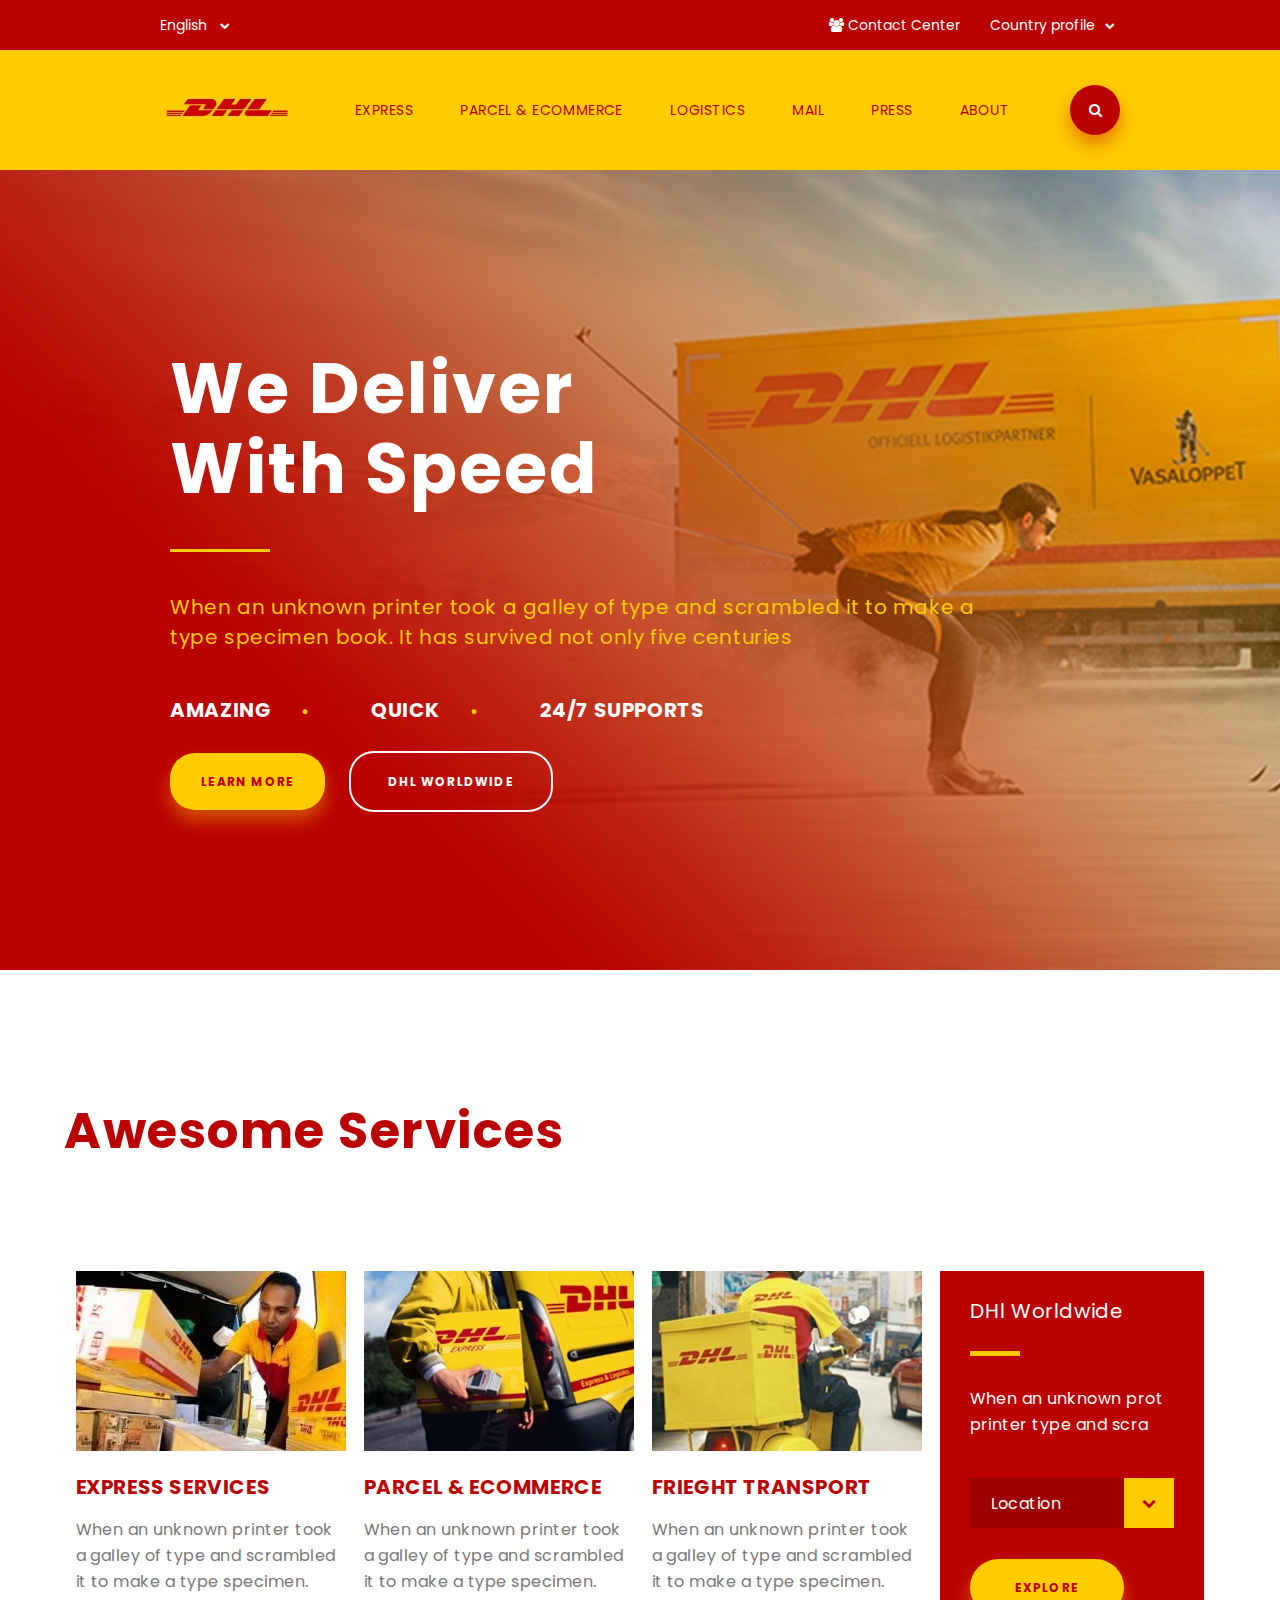
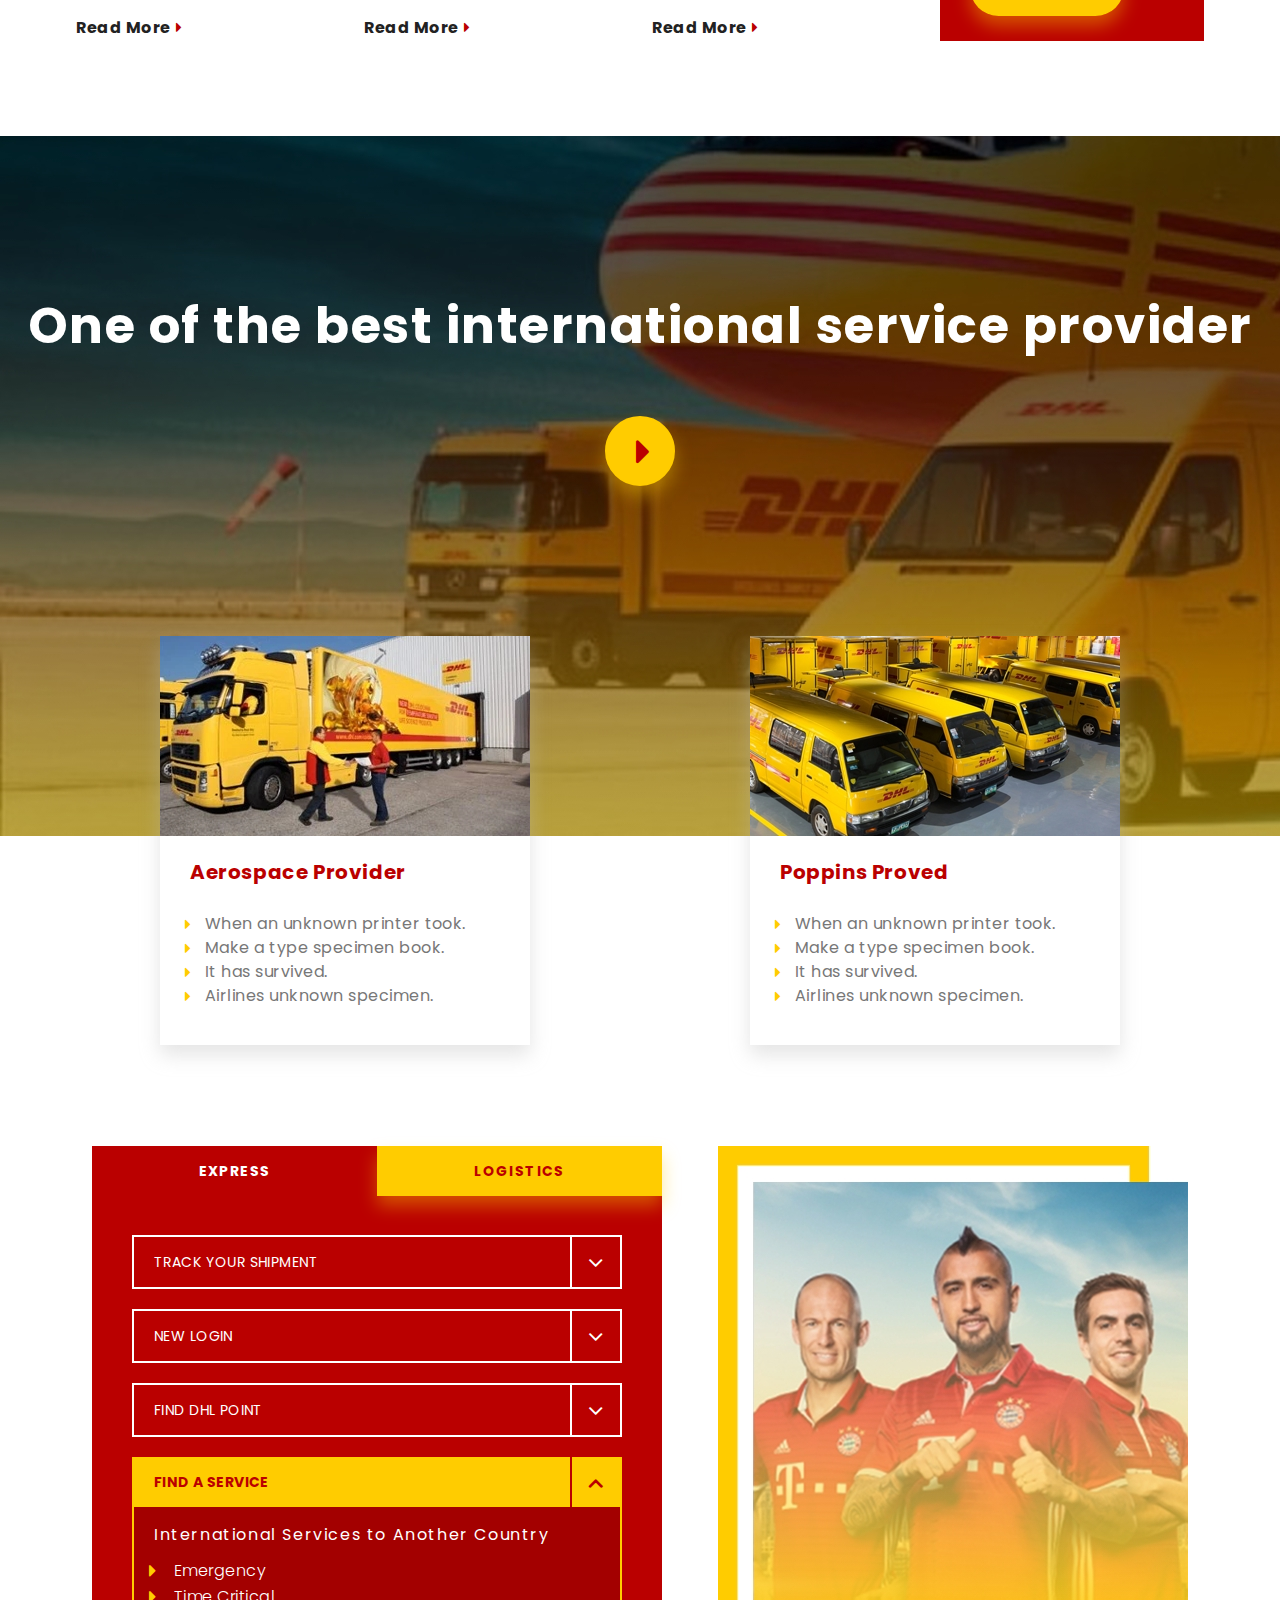
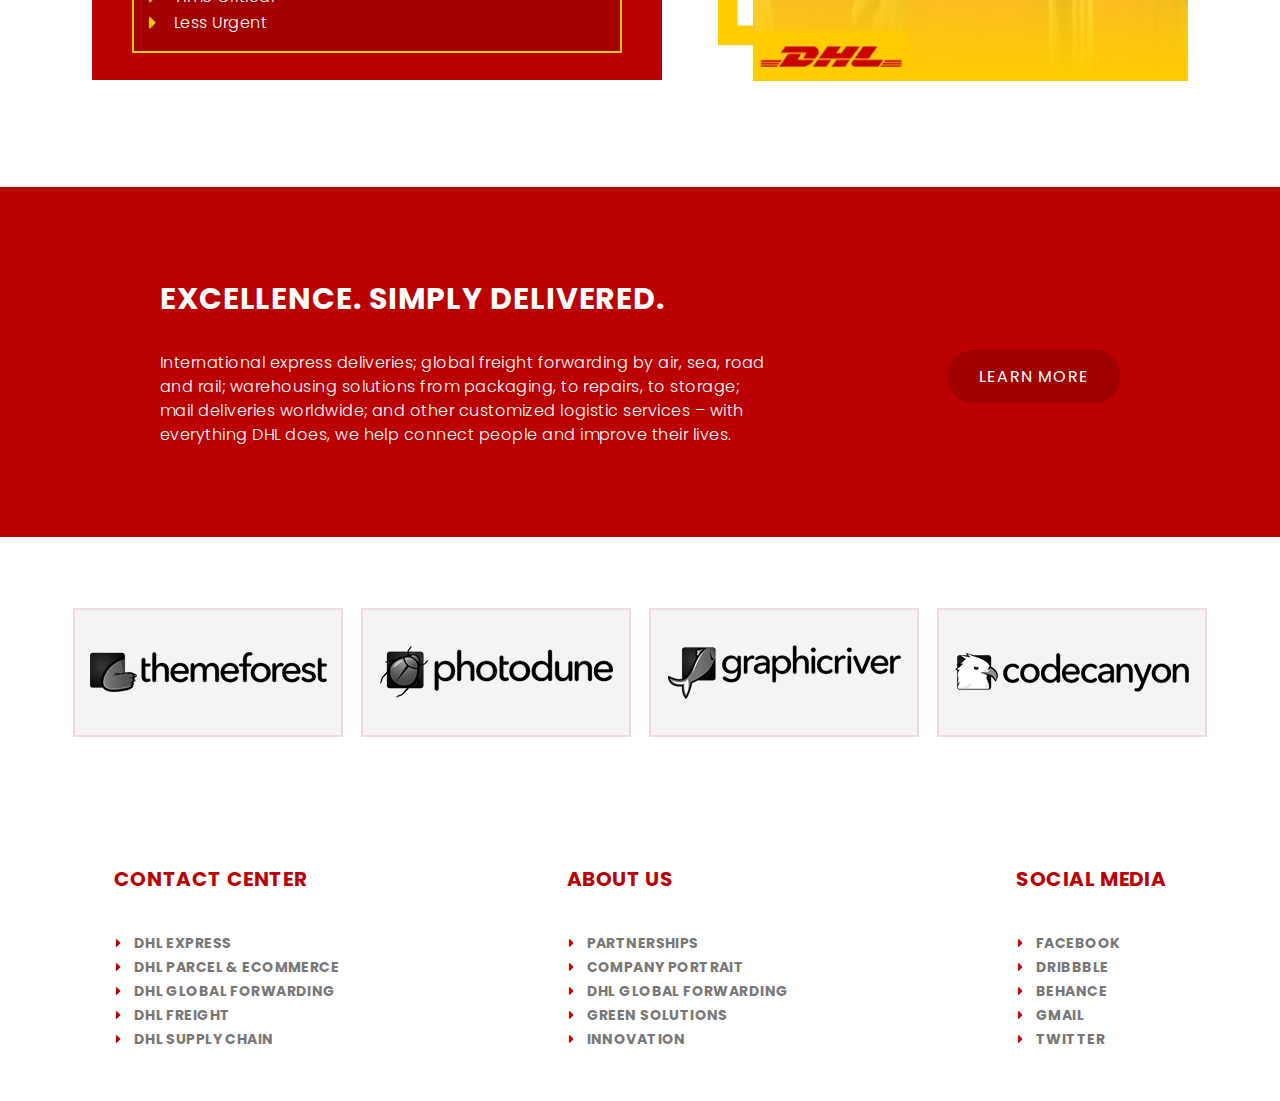
<file: projects/Deliver Website/index.html>
<!DOCTYPE html>
<html lang="en">
<head>
	<meta charset="UTF-8">
	<title>Deliver Website</title>
	<meta name="viewport" content="width=device-width, initial-scale=1, shrink-to-fit=no">
	<link href="https://maxcdn.bootstrapcdn.com/font-awesome/4.2.0/css/font-awesome.min.css" rel="stylesheet">
	<link href="https://fonts.googleapis.com/css?family=Poppins:300,400,700&display=swap" rel="stylesheet">
	<link rel="stylesheet" type="text/css" href="slick/slick.css"/>
	<link rel="stylesheet" type="text/css" href="slick/slick-theme.css"/>
	<link rel="stylesheet" href="css/style.css">
</head>
<body>
	<header>
		<div class="top__header">
			<div class="top__header-content wrapper">
				<div class="top__header-left">
					<div class="header__left__select">
						<select> 
						  <option value="value1" selected>English</option> 
						  <option value="value2">France</option>
						  <option value="value3">Russian</option>
						</select>
					</div>
				</div>
				<div class="top__header-right">
					<a href="#"><i class="fas fa fa-users"></i> Contact Center</a>
					<div class="header__right__select">
						<select> 
						  <option value="value1" selected>Country profile</option> 
						  <option value="value2">Country profile</option>
						  <option value="value3">Country profile</option>
						</select>
					</div>	
				</div>
			</div>
		</div>
		<div class="main__header">
			<div class="main__header-content wrapper">
				<div class="main__header-logo">
					<img src="img/dhl_logo.jpg" alt="logo">
				</div>
				<div class="main__header-menu" id="topnav">
					<ul>
						<li><a href="#">Express</a></li>
						<li><a href="#">Parcel & Ecommerce</a></li>
						<li><a href="#">Logistics</a></li>
						<li><a href="#">Mail</a></li>
						<li><a href="#">Press</a></li>
						<li><a href="#">About</a></li>
					</ul>
				</div>
				<div class="main__header-search">
					<div id="circle"><a href="#"><i class="fas fa fa-search"></i></a></div>
				</div>
				<div class="mobile__menu">
					<a class="menu-toggle rounded" href="#">
				    <i class="fas fa fa-bars"></i>
				    </a>
					    <nav id="sidebar-wrapper">
							<ul class="sidebar-nav">
							<li class="sidebar-brand">
								<div class="sidebar-menu"><span>Menu</span></div>
								<div class="menu-toggle-close"><i class="fas fa fa-times"></i></div>
							</li>
							<li class="sidebar-nav-item">
								<a class="js-scroll-trigger" href="#">Express</a>
							</li>
							<li class="sidebar-nav-item">
								<a class="js-scroll-trigger" href="#">Parcel & Ecommerce</a>
							</li>
							<li class="sidebar-nav-item">
								<a class="js-scroll-trigger" href="#">Logistics</a>
							</li>
							<li class="sidebar-nav-item">
								<a class="js-scroll-trigger" href="#">Mail</a>
							</li>
							<li class="sidebar-nav-item">
								<a class="js-scroll-trigger" href="#">Press</a>
							</li>
							<li class="sidebar-nav-item">
								<a class="js-scroll-trigger" href="#">About</a>
							</li>
						    </ul>
					    </nav>
				</div>
			</div>
		</div>
		<div class="bottom__header">
			<div class="lazy slider">
			    <div>
			    	<img src="img/2-layers.jpg" alt="slide">
				        <div class="slide__content">
							<h1>We Deliver With Speed</h1>
							<p>When an unknown printer took a galley of type and scrambled it to make a type specimen book. It has survived not only five centuries</p>
							<div class="tags">
								<span class="first-span-slide">AMAZING</span><span>QUICK</span><span class="last-span-slide">24/7 SUPPORTS</span>
							</div>
							<div class="bottom__header-bottons">
								<a class="header__botton-one" href="#">Learn More</a>
								<a class="header__botton-two" href="#">Dhl Worldwide</a>
							</div>	
						</div>
			    </div>

			    <div>
			    	<img src="img/2-layers.jpg" alt="slide">
				        <div class="slide__content">
							<h1>We Deliver With Speed</h1>
							<p>When an unknown printer took a galley of type and scrambled it to make a type specimen book. It has survived not only five centuries</p>
							<div class="tags">
								<span class="first-span-slide">QUICK</span><span>24/7 SUPPORTS</span><span class="last-span-slide">AMAZING</span>
							</div>
							<div class="bottom__header-bottons">
								<a class="header__botton-one" href="#">Learn More</a>
								<a class="header__botton-two" href="#">Dhl Worldwide</a>
							</div>	
						</div>
			    </div>

			    <div>
			    	<img src="img/2-layers.jpg" alt="slide">
				        <div class="slide__content">
							<h1>We Deliver With Speed</h1>
							<p>When an unknown printer took a galley of type and scrambled it to make a type specimen book. It has survived not only five centuries</p>
							<div class="tags">
								<span class="first-span-slide">24/7 SUPPORTS</span><span>AMAZING</span><span class="last-span-slide">QUICK</span>
							</div>
							<div class="bottom__header-bottons">
								<a class="header__botton-one" href="#">Learn More</a>
								<a class="header__botton-two" href="#">Dhl Worldwide</a>
							</div>	
						</div>
			    </div>
			</div>
		</div>
	</header>
	<main>
	<div class="services wrapper">
		<h2>Awesome Services</h2>
		<div class="services__blocks">
			<div class="services__block">
				<img src="img/block1.jpg" alt="service">
				<h3>Express Services</h3>
				<p>When an unknown printer took a galley of type and scrambled it to make a type specimen.</p>
				<a href="#">Read More<i class="fas fa fa-caret-right"></i></a>
			</div>
			<div class="services__block">
				<img src="img/block2.jpg" alt="service">
				<h3>parcel & ecommerce</h3>
				<p>When an unknown printer took a galley of type and scrambled it to make a type specimen.</p>
				<a href="#">Read More<i class="fa fa fa-caret-right"></i></a>
			</div>
			<div class="services__block">
				<img src="img/block3.jpg" alt="service">
				<h3>frieght transport</h3>
				<p>When an unknown printer took a galley of type and scrambled it to make a type specimen.</p>
				<a href="#">Read More<i class="fas fa fa-caret-right"></i></a>
			</div>
			<div class="explore__block">
				<h3>DHl Worldwide</h3>
				<p>When an unknown prot printer type and scra</p>
				<div class="explore__block__select">
					<select>
						<option>Location</option>
						<option>Location 2</option>
					</select>	
				</div>
				<a href="#">explore</a>

			</div>
		</div>
	</div>
	<div class="about" id="about">
			<div class="about__content">
				<h4>One of the best international service provider</h4>
				<div class="about__content-play">
					<a href="#"><i class="fas fa fa-caret-right"></i></a>
				</div>
			</div>
			<div class="reg1ular about__slider wrapper">
				<div class="about__slider-slide">
					<img src="img/about-slide-1.jpg" alt="#">
					<h4>Aerospace Provider</h4>
					<ul class="fa-ul">
						<li><i class="fa-li fas fa fa-caret-right"></i>When an unknown printer took.</li>
						<li><i class="fa-li fas fa fa-caret-right"></i>Make a type specimen book.</li>
						<li><i class="fa-li fas fa fa-caret-right"></i>It has survived.</li>
						<li><i class="fa-li fas fa fa-caret-right"></i>Airlines unknown specimen.</li>
					</ul>
				</div>
				<div class="about__slider-slide">
					<img src="img/about-slide-2.jpg" alt="#">
					<h4>Poppins Proved</h4>
					<ul class="fa-ul">
						<li><i class="fa-li fas fa fa-caret-right"></i>When an unknown printer took.</li>
						<li><i class="fa-li fas fa fa-caret-right"></i>Make a type specimen book.</li>
						<li><i class="fa-li fas fa fa-caret-right"></i>It has survived.</li>
						<li><i class="fa-li fas fa fa-caret-right"></i>Airlines unknown specimen.</li>
					</ul>
				</div>
				<div class="about__slider-slide">
					<img src="img/about-slide-3.jpg" alt="#">
					<h4>Airline Specimen</h4>
					<ul class="fa-ul">
						<li><i class="fa-li fas fa fa-caret-right"></i>When an unknown printer took.</li>
						<li><i class="fa-li fas fa fa-caret-right"></i>Make a type specimen book.</li>
						<li><i class="fa-li fas fa fa-caret-right"></i>It has survived.</li>
						<li><i class="fa-li fas fa fa-caret-right"></i>Airlines unknown specimen.</li>
					</ul>
				</div>
			</div>
	</div>
	<div class="express-logistics wrapper">
		<div class="express-logistics__form">
			<div class="express-logistics__tabs">
				<ul class="tabs__caption">
			    	<li class="active">express</li>
			    	<li class="logistics">logistics</li>
			    </ul>
			    <div class="tabs__content active" id="express">
			   		<div class="accordion-container">
					  <div class="set">
					    <a>
					      Track your shipment 
					      <i class="fa fa-angle-down"></i>
					    </a>
					    <div class="content">
					      <p>Lorem ipsum dolor sit amet, consectetur adipiscing elit, sed do eiusmod tempor incididunt ut labore et dolore magna.</p>
					    </div>
					  </div>
					  <div class="set">
					    <a>
					      New login 
					      <i class="fa fa-angle-down"></i>
					    </a>
					    <div class="content">
					      <p> Aliquam cursus vitae nulla non rhoncus. Nunc condimentum erat nec dictum tempus. Suspendisse aliquam erat hendrerit vehicula vestibulum.</p>
					    </div>
					  </div>
					  <div class="set">
					    <a>
					      Find Dhl point 
					      <i class="fa fa-angle-down"></i>
					    </a>
					    <div class="content">
					      <p>Pellentesque aliquam ligula libero, vitae imperdiet diam porta vitae. sed do eiusmod tempor incididunt ut labore et dolore magna.</p>
					    </div>
					  </div>
					  <div class="set">
					    <a class="active">
					      find a service 
					      <i class="fa fa-angle-up"></i> 
					    </a>
					    <div class="content active__content">
					      <p>International Services to Another Country</p>
					      <ul class="fa-ul">
					      	<li><i class="fa-li fas fa fa-caret-right"></i>Emergency</li>
					      	<li><i class="fa-li fas fa fa-caret-right"></i>Time Critical</li>
					      	<li><i class="fa-li fas fa fa-caret-right"></i>Less Urgent</li>
					      </ul>
					    </div>
					  </div>
					</div>
			  	</div>
			  	<div class="tabs__content" id="logistics">
					<p>Lorem ipsum dolor sit amet, consectetur adipisicing elit. Corporis, maiores, dolor. Est quia eaque aperiam debitis officia voluptas earum quae nulla, ipsa dignissimos culpa alias beatae eveniet molestiae quasi repudiandae accusamus aliquam nisi necessitatibus libero repellendus minima aut quisquam quod facilis. Sapiente asperiores sequi eos esse excepturi enim, atque dicta, laudantium accusamus, at quod ex.</p>
					<p>Lorem ipsum dolor sit amet, consectetur adipisicing elit. Corporis, maiores, dolor. Est quia eaque aperiam debitis officia voluptas earum quae nulla, ipsa dignissimos culpa alias beatae eveniet molestiae quasi repudiandae accusamus aliquam nisi necessitatibus libero repellendus minima aut quisquam quod facilis. Sapiente asperiores sequi eos esse excepturi enim, atque dicta, laudantium accusamus, at quod ex.</p>
				</div>
			</div>
		</div>
		<div class="express-logistics__image">
			<img src="img/express-logistics-image.jpg" alt="express-logistics-image">
		</div>
	</div>	
	<div class="learn-more">
		<div class="learn-more__content wrapper">
			<div class="learn-more__content-text">
				<h4>Excellence. Simply delivered.</h4>
				<p>International express deliveries; global freight forwarding by air, sea, road and rail; warehousing solutions from packaging, to repairs, to storage; mail deliveries worldwide; and other customized logistic services – with everything DHL does, we help connect people and improve their lives.</p>
			</div>
			<div class="learn-more__content-button">
				<a href="#">learn more</a>
			</div>
		</div>
	</div>
	<div class="clients wrapper">
		<div class="clients__photo">
			<img src="img/themeforest.png" alt="themeforest">
		</div>
		<div class="clients__photo">
		<img src="img/photodune.png" alt="photodune">
		</div>
		<div class="clients__photo">
		<img src="img/graphicriver.png" alt="graphicriver">
		</div>
		<div class="clients__photo">
		<img src="img/codecanyon.png" alt="codecanyon">
		</div>
	</div>
	</main>
	<footer>
		<div class="footer__left-side">
			<img src="img/footer-left-side.jpg" alt="footer-left-side">
		</div>
		<div class="footer__main-side">
			<div class="main__side-menu">
				<div class="side__menu-one">
					<h5>Contact Center</h5>
				<ul class="fa-ul">
					<li><i class="fa-li fas fa fa-caret-right"></i>DHL Express</li>
					<li><i class="fa-li fas fa fa-caret-right"></i>DHL Parcel & eCommerce</li>
					<li><i class="fa-li fas fa fa-caret-right"></i>DHL Global Forwarding</li>
					<li><i class="fa-li fas fa fa-caret-right"></i>DHL Freight</li>
					<li><i class="fa-li fas fa fa-caret-right"></i>DHL Supply Chain</li>
				</ul>
				</div>
				<div class="side__menu-two">
					<h5>About Us</h5>
				<ul class="fa-ul">
					<li><i class="fa-li fas fa fa-caret-right"></i>Partnerships</li>
					<li><i class="fa-li fas fa fa-caret-right"></i>Company Portrait</li>
					<li><i class="fa-li fas fa fa-caret-right"></i>DHL Global Forwarding</li>
					<li><i class="fa-li fas fa fa-caret-right"></i>Green Solutions</li>
					<li><i class="fa-li fas fa fa-caret-right"></i>Innovation</li>
				</ul>
				</div>
				<div class="side__menu-three">
					<h5>Social Media</h5>
					<ul class="fa-ul">
						<li><i class="fa-li fas fa fa-caret-right"></i>Facebook</li>
						<li><i class="fa-li fas fa fa-caret-right"></i>dribbble</li>
						<li><i class="fa-li fas fa fa-caret-right"></i>behance</li>
						<li><i class="fa-li fas fa fa-caret-right"></i>gmail</li>
						<li><i class="fa-li fas fa fa-caret-right"></i>twitter</li>
					</ul>
				</div>
			</div>
		</div>
		<div class="footer__right-side">
			<img src="img/footer-right-side-image.jpg" alt="footer-right-side">
		</div>
	</footer>
	<!-- <script src="js/all.min.js"></script> -->
	<script src="https://code.jquery.com/jquery-2.2.0.min.js"></script>
  	<script src="slick/slick.js"></script>
	<script src="js/script.js"></script>
</body>
</html>


<!-- <h1>We Deliver With Speed</h1>
				<p>When an unknown printer took a galley of type and scrambled it to make a type specimen book. It has survived not only five centuries</p>
				<span>AMAZING</span><span>QUICK</span><span>24/7 SUPPORTS</span>
				<div class="bottom__header-bottons">
					<a href="#">Learn More</a>
					<a href="#">Dhl Worldwide</a>
				</div> -->
</file>
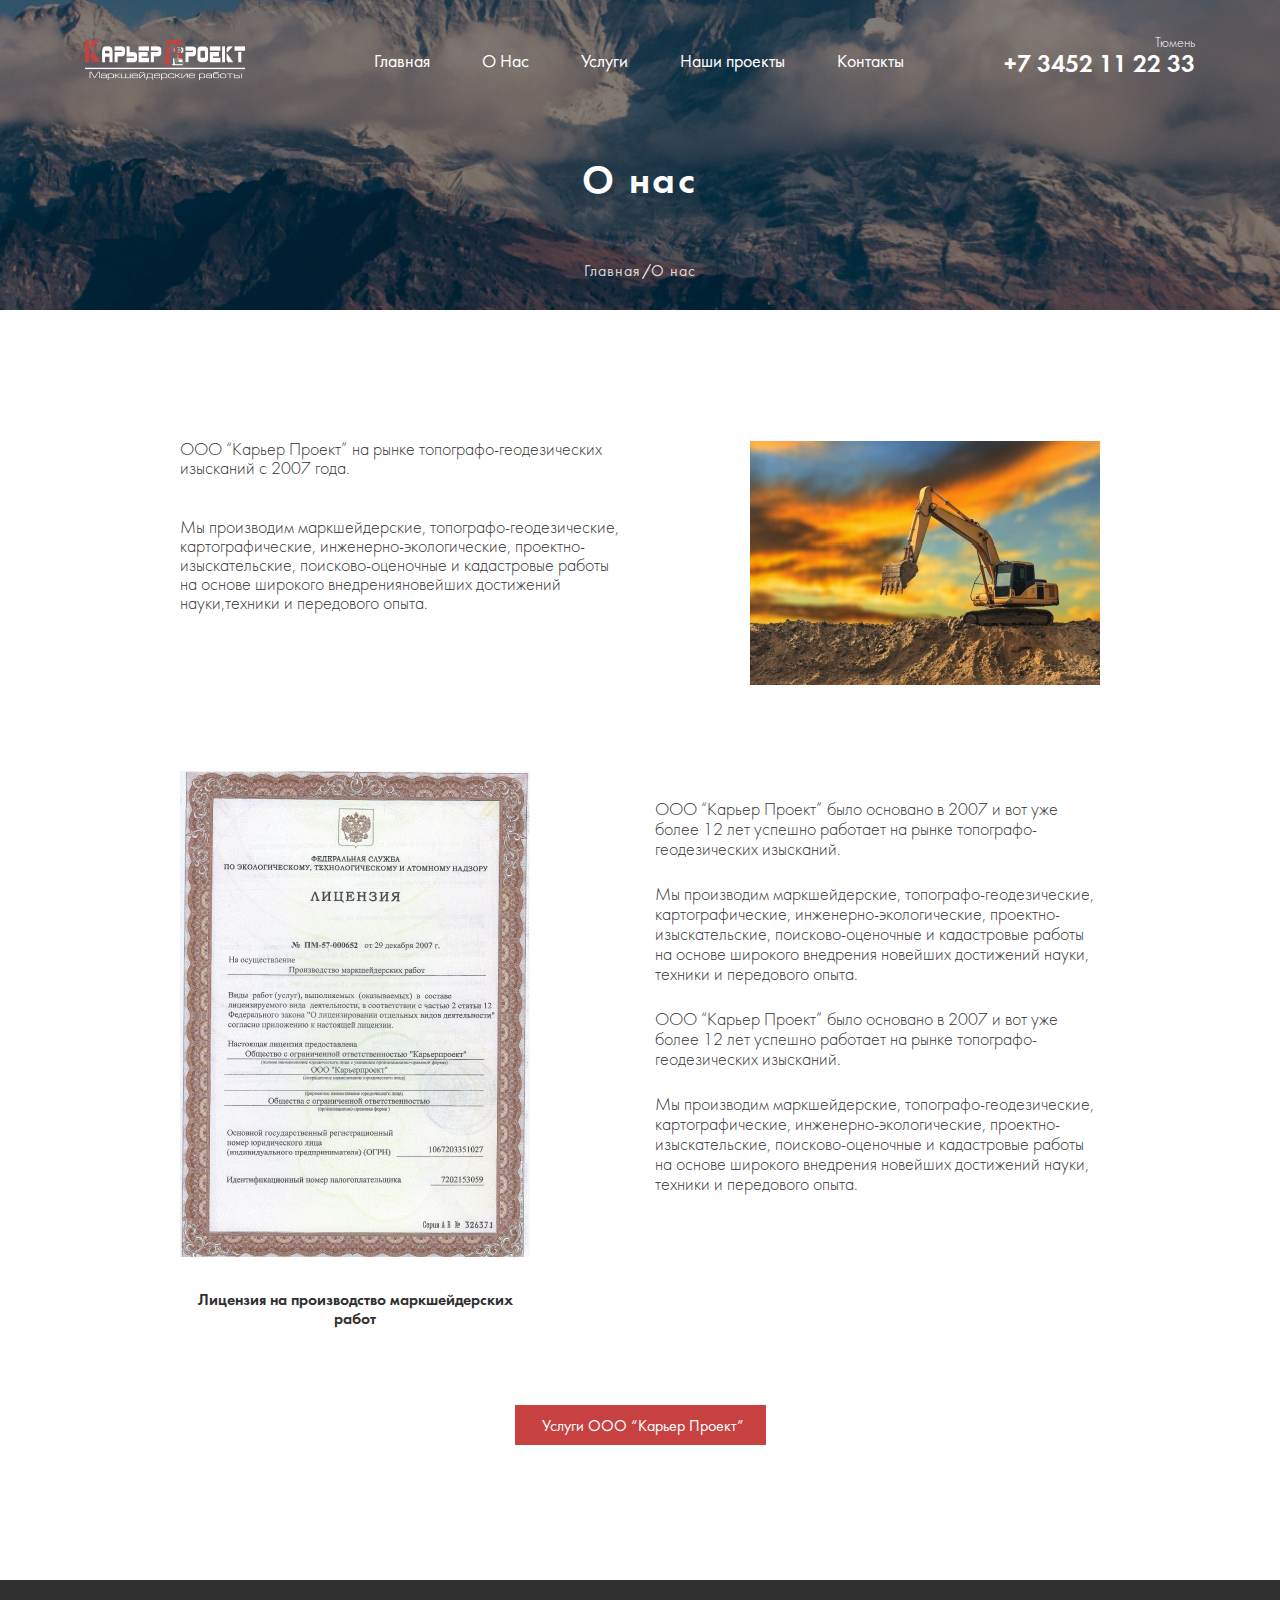
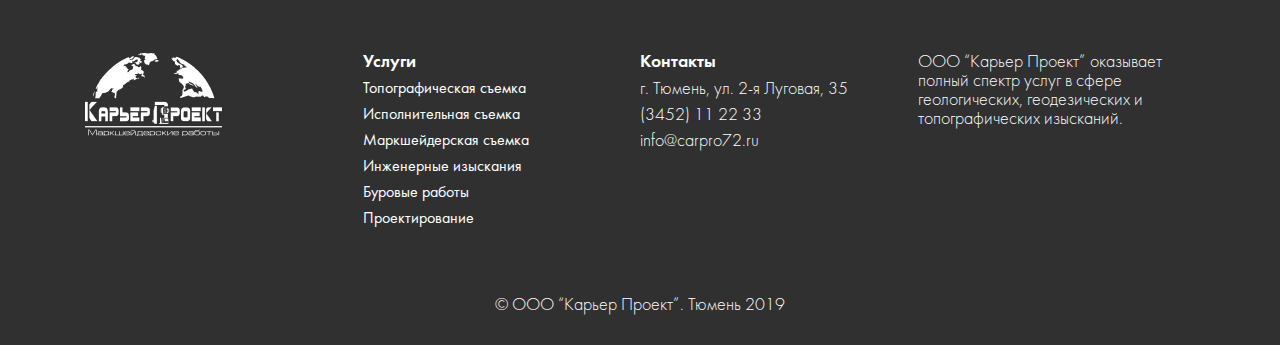
<file: tests/Career Project/about.html>
<!DOCTYPE html>
<html lang="ru">
<head>
	<meta charset="UTF-8">
	<meta name="viewport" content="width=device-width, initial-scale=1, shrink-to-fit=no">
	<link rel="stylesheet" href="slick/slick.css">
	<link rel="stylesheet" href="slick/slick-theme.css">
	<link rel="stylesheet" href="css/bootstrap-grid.min.css">
	<link rel="stylesheet" href="css/style.css">
	<title>О нас</title>
</head>
<body>
	<header>
		<div class="header__page" style="background-image: url(img/background-404.jpg);">
			<div class="container">
				<div class="header__top">
					<div class="row justify-content-between no-gutters align-items-center">
						<div class="col-1 col-xl-2">
							<div class="logo">
								<img src="img/Логотип.png" alt="Header_Logo">
							</div>
						</div>
						<div class="col-xl-6 offset-xl-1 d-none d-xl-block">
							<div class="nav">
								<ul class="d-flex justify-content-between">
									<li><a href="#">Главная</a></li>
									<li><a href="#">О Нас</a></li>
									<li><a href="#">Услуги</a>
										<ul class="dropdown">
											<li><a href="#">Топографическая съемка</a></li>
											<li><a href="#">Исполнительная съемка</a></li>
											<li><a href="#">Маркшейдерская съемка</a></li>
											<li><a href="#">Комплексные инженерные изыскания</a></li>
											<li><a href="#">Буровые работы</a></li>
											<li><a href="#">Проектирование</a></li>
										</ul>
									</li>
									<li><a href="#">Наши проекты</a></li>
									<li><a href="#">Контакты</a></li>
								</ul>
							</div>
						</div>
						<div class="col-xl-3 d-none d-xl-block">
							<div class="phone ">
								<span id="city">Тюмень</span>
								<a id="phone" href="tell:+73452112233">+7 3452 11 22 33</a>
							</div>
						</div>
						<div class="col-0 d-flex d-block d-xl-none">
							<div class="responsive__menu display-none">
								<div class="responsive__menu-container">
									<img src="img/Логотим моб.png" alt="">
									<div class="responsive__menu-nav d-flex flex-column align-items-center justify-content-center text-center">
										<ul>
											<li><a href="#">О НАС</a></li>
											<li><a href="#">УСЛУГИ</a></li>
											<li><a href="#">НАШИ ПРОЕКТЫ</a></li>
											<li><a href="#">КОНТАКТЫ</a></li>
										</ul>
										<a href="#" class="services__checkout">Заказать смету</a>
									</div>
								</div>					
							</div>	
						</div>
						<div class="col-1 d-flex justify-content-end">
							<div class="responsive__menu__button d-flex flex-column justify-content-between">
								<div class="burger">
									<i></i>
								</div>
							</div>
						</div>
						
					</div>
				</div>
				<div class="header__page-text">
					<div class="row">
						<div class="col-12 text-center">
							<div class="text__page">
								<h1>О нас</h1>
							</div>
						</div>
					</div>
				</div>
				<div class="header__page-bottom">
					<div class="row">
						<div class="col-12">
							<div class="breadcrumbs">
								<ul class="d-flex justify-content-center">
									<li><a href="#">Главная</a></li>
									<li>/</li>
									<li><a href="#">О нас</a></li>
								</ul>
							</div>
						</div>
					</div>
				</div>
			</div>
		</div>
	</header>
	<main>
		<div class="about__page">
			<div class="container">
				<div class="row justify-content-center">
						<div class="col-12 col-md-6 col-lg-6 col-xl-5">
							<div class="about__page__description">
								<span>ООО “Карьер Проект” на рынке топографо-геодезических изысканий с 2007 года.</span>
								<span>Мы производим маркшейдерские, топографо-геодезические, картографические, инженерно-экологические,
								проектно-изыскательские, поисково-оценочные и кадастровые работы на основе широкого внедренияновейших достижений науки,техники и передового опыта.</span>
							</div>
						</div>
						<div class="col-12 col-md-6 col-lg-6 offset-xl-1 col-xl-4">
							<div class="about__page__photo">
								<img src="img/about__page-block1@1.5x.jpg" alt="about-photo">
							</div>
						</div>				
				</div>
				<div class="row justify-content-center flex-column-reverse flex-md-row">
					<div class="col-12 col-md-6 col-lg-6 col-xl-4">
						<div class="about__page__license d-block">
							<img src="img/license.png" alt="">
							<p>Лицензия на производство маркшейдерских работ</p>
						</div>
					</div>
					<div class="col-12 col-md-6 col-lg-6 col-xl-5 offset-xl-1">
						<div class="about__page__license-description">
							<span>ООО “Карьер Проект” было основано в 2007 и вот уже более 12 лет успешно работает на рынке  топографо-геодезических изысканий.</span>
							<span>Мы производим маркшейдерские, топографо-геодезические,
							картографические, инженерно-экологические, проектно-изыскательские, поисково-оценочные и кадастровые работы на основе широкого внедрения новейших достижений науки, техники и передового опыта.</span>
							<span>ООО “Карьер Проект” было основано в 2007 и вот уже более 12 лет успешно работает на рынке  топографо-геодезических изысканий.</span>
							<span>Мы производим маркшейдерские, топографо-геодезические,
							картографические, инженерно-экологические, проектно-изыскательские, поисково-оценочные и кадастровые работы на основе широкого внедрения новейших достижений науки, техники и передового опыта.</span>
						</div>
					</div>
				</div>
				<div class="row">
					<div class="col-12 text-center">
						<a class="more__service" href="#">Услуги ООО “Карьер Проект”</a>
					</div>
				</div>
			</div>
		</div>

		<footer>
			<div class="footer">
				<div class="container">
					<div class="row">
						<div class="col-xl-12 d-flex no-gutters flex-column flex-md-row justify-content-center justify-content-md-start">
							<div class="col-md-4 col-xl-2">	
								<div class="footer__logo">
									<img src="img/Logo-footerlogo-footer.png" alt="footer-logo">
								</div>
							</div>
							<div class="col-md-4 col-xl-3 offset-xl-1">
								<div class="footer__services">
									<a href="#"><h6>Услуги</h6></a>
									<ul>	
										<li><a href="#">Топографическая съемка</a></li>
										<li><a href="#">Исполнительная съемка</a></li>
										<li><a href="#">Маркшейдерская съемка</a></li>
										<li><a href="#">Инженерные изыскания</a></li>
										<li><a href="#">Буровые работы</a></li>
										<li><a href="#">Проектирование</a></li>
									</ul>
								</div>
							</div>
							<div class="col-md-4 col-xl-3">
								<div class="footer__contacts">
									<a href="#"><h6>Контакты</h6></a>
									<p>г. Тюмень, ул. 2-я Луговая, 35</p>
									<a href="#"><p>(3452) 11 22 33</p></a>
									<a href="#"><p>info@carpro72.ru</p></a>
								</div>
							</div>
							<div class="col-xl-3">
								<div class="footer__info">
									<p>ООО “Карьер Проект” оказывает полный спектр услуг в сфере геологических, геодезических и топографических изысканий.</p>
								</div>
							</div>
						</div>
					</div>
					<div class="row">
						<div class="col-xl-12 text-center">
							<p class="copyright">© ООО “Карьер Проект”. Тюмень 2019</p>
						</div>
					</div>				
				</div>
			</div>
		</footer>
	</main>

	<script src="https://code.jquery.com/jquery-2.2.0.min.js"></script>
</body>
</html>
</file>
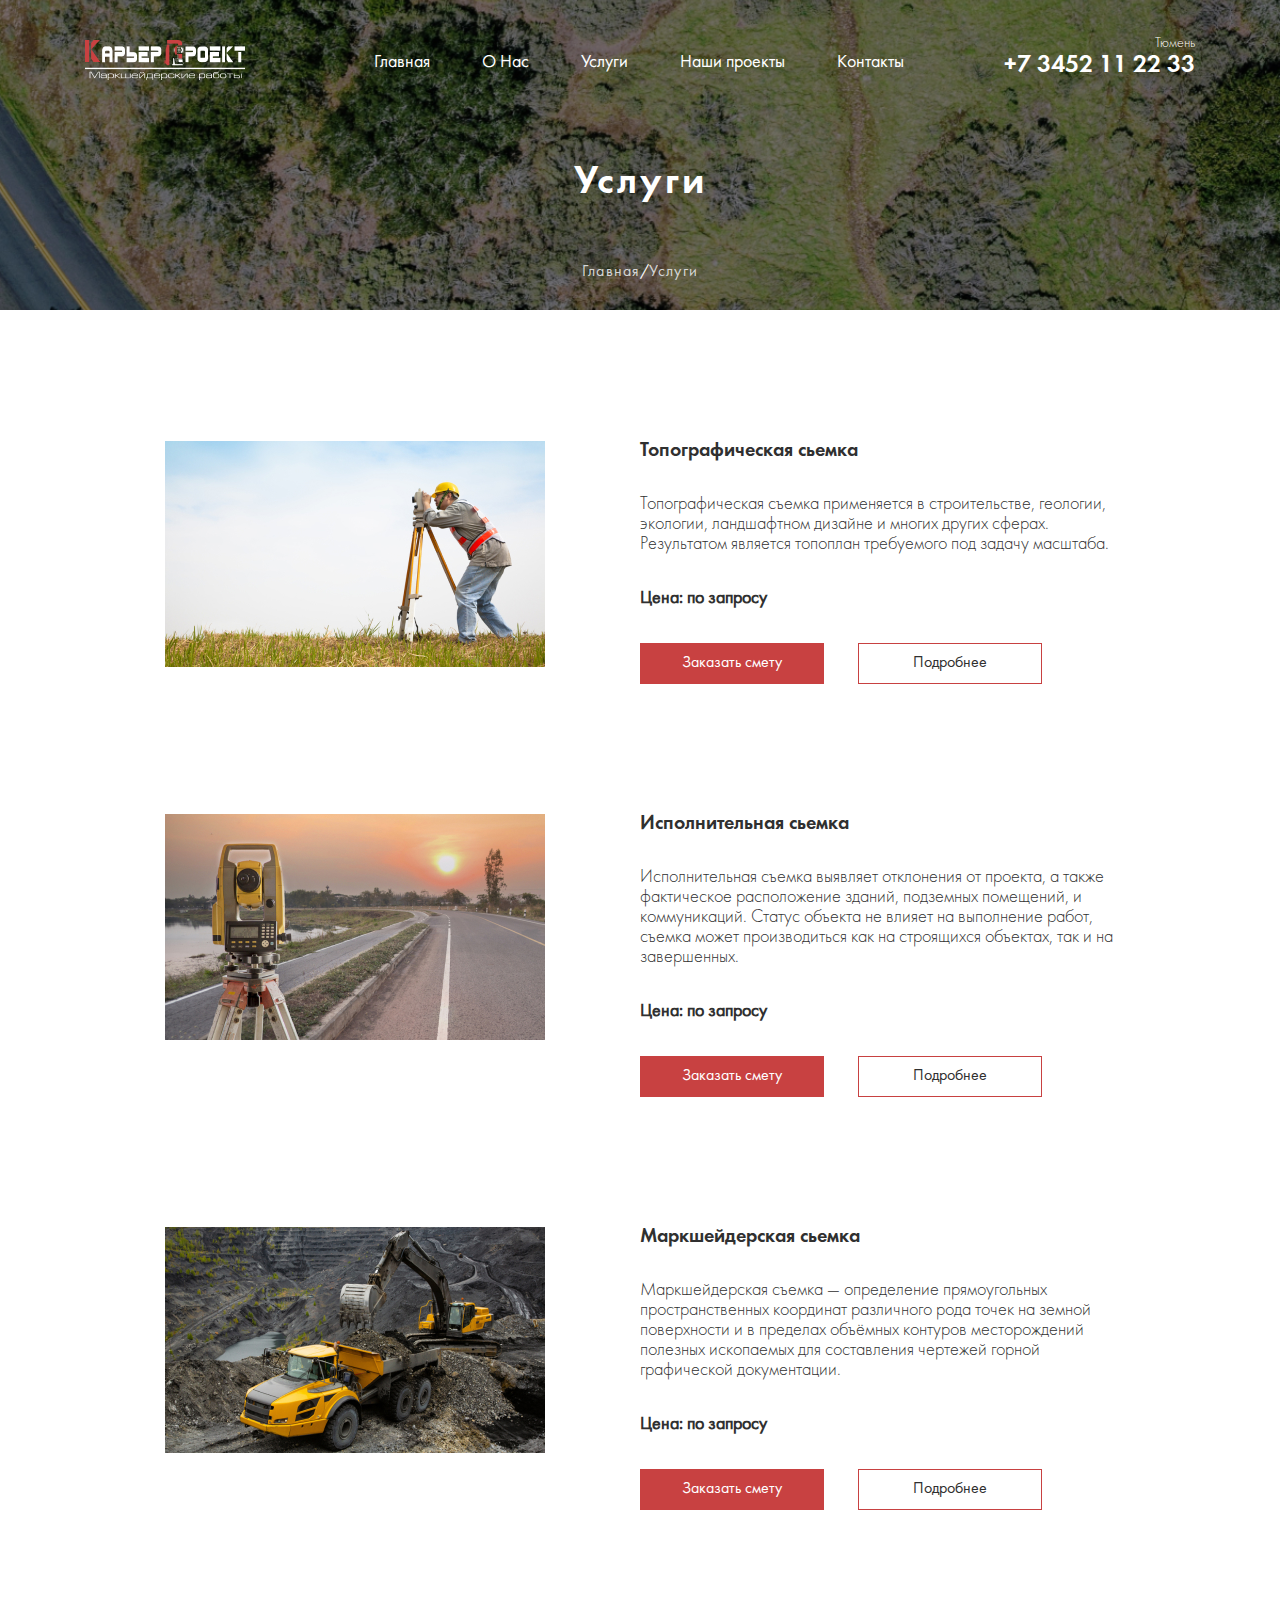
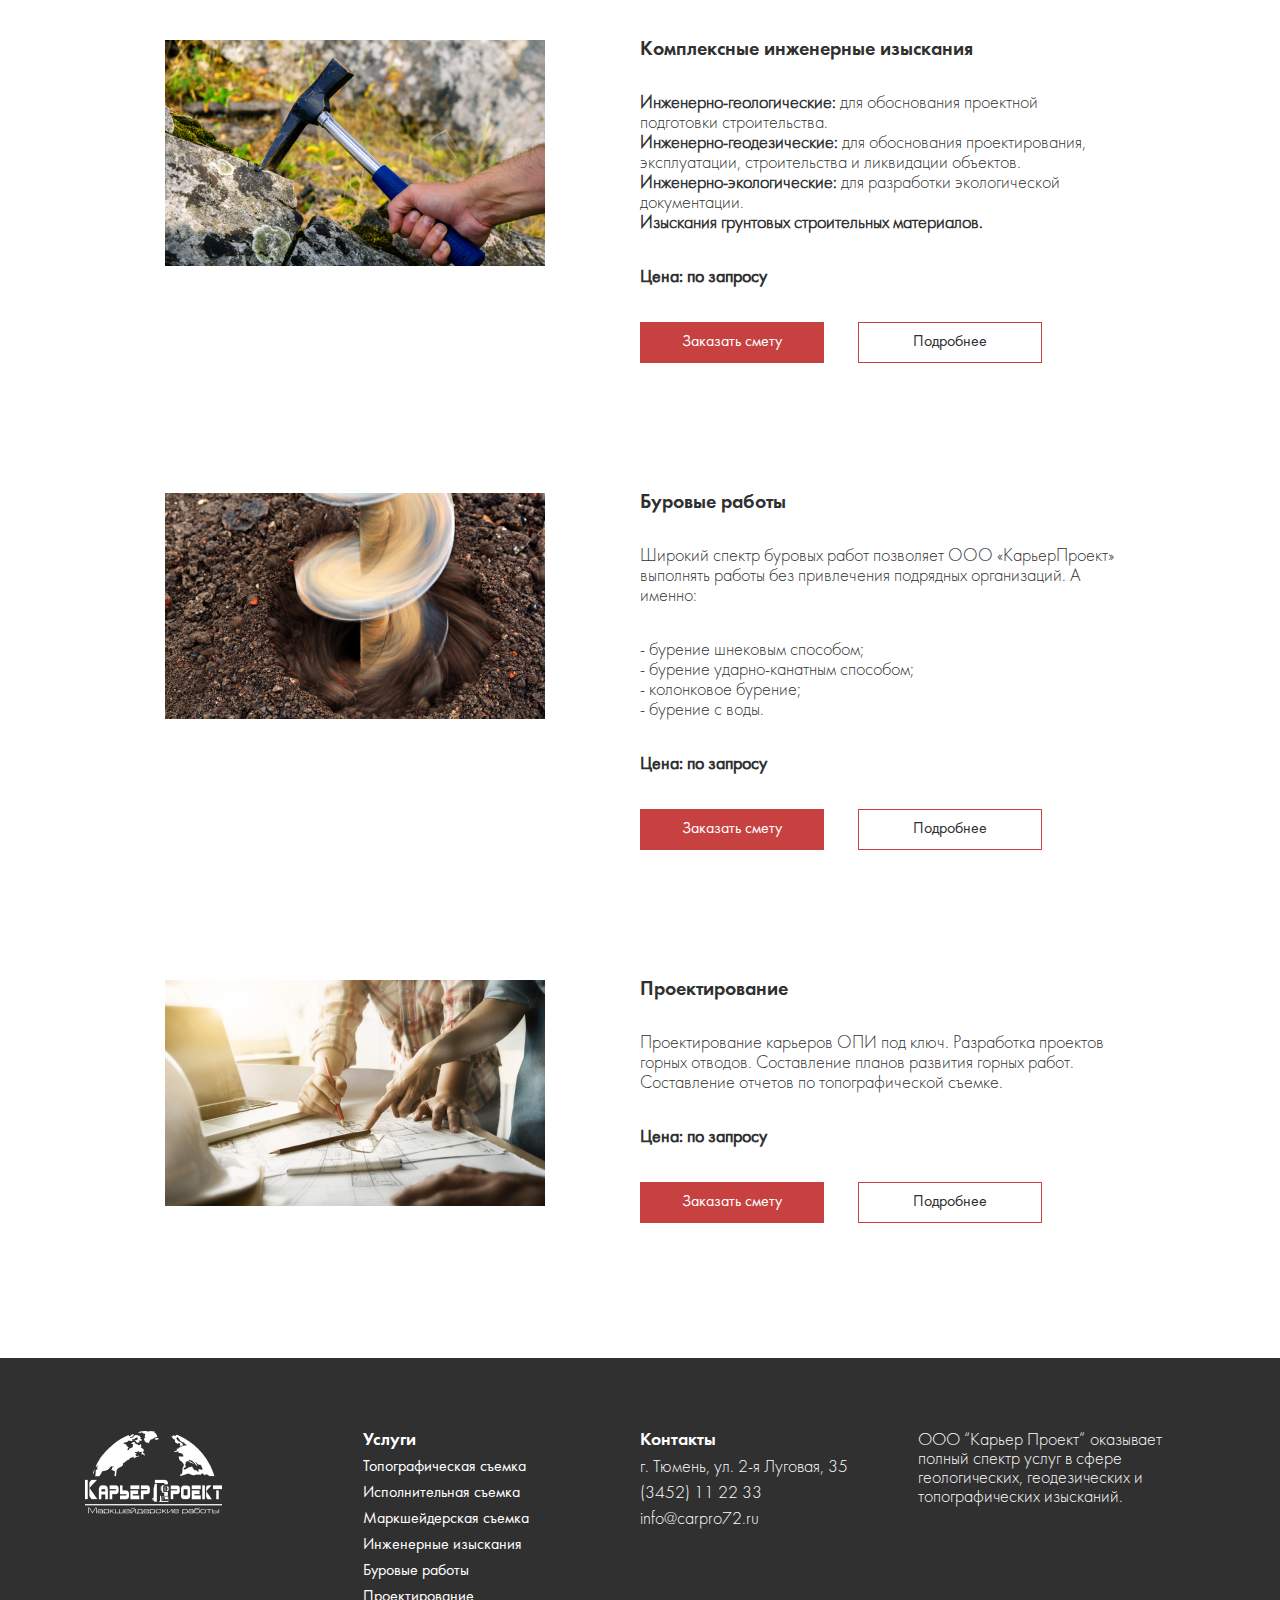
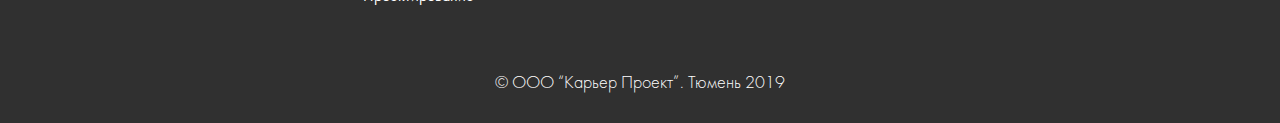
<file: tests/Career Project/services.html>
<!DOCTYPE html>
<html lang="ru">
<head>
	<meta charset="UTF-8">
	<meta name="viewport" content="width=device-width, initial-scale=1, shrink-to-fit=no">
	<link rel="stylesheet" href="slick/slick.css">
	<link rel="stylesheet" href="slick/slick-theme.css">
	<link rel="stylesheet" href="css/bootstrap-grid.min.css">
	<link rel="stylesheet" href="css/style.css">
	<title>Услуги</title>
</head>
<body>
	<header>
		<div class="header__page" style="background-image: url(img/background-services.jpg);">
			<div class="container">
				<div class="header__top">
					<div class="row justify-content-between no-gutters align-items-center">
						<div class="col-1 col-xl-2">
							<div class="logo">
								<img src="img/Логотип.png" alt="Header_Logo">
							</div>
						</div>
						<div class="col-xl-6 offset-xl-1 d-none d-xl-block">
							<div class="nav">
								<ul class="d-flex justify-content-between">
									<li><a href="#">Главная</a></li>
									<li><a href="#">О Нас</a></li>
									<li><a href="#">Услуги</a>
										<ul class="dropdown">
											<li><a href="#">Топографическая съемка</a></li>
											<li><a href="#">Исполнительная съемка</a></li>
											<li><a href="#">Маркшейдерская съемка</a></li>
											<li><a href="#">Комплексные инженерные изыскания</a></li>
											<li><a href="#">Буровые работы</a></li>
											<li><a href="#">Проектирование</a></li>
										</ul>
									</li>
									<li><a href="#">Наши проекты</a></li>
									<li><a href="#">Контакты</a></li>
								</ul>
							</div>
						</div>
						<div class="col-xl-3 d-none d-xl-block">
							<div class="phone ">
								<span id="city">Тюмень</span>
								<a id="phone" href="tell:+73452112233">+7 3452 11 22 33</a>
							</div>
						</div>
						<div class="col-0 d-flex d-block d-xl-none">
							<div class="responsive__menu display-none">
								<div class="responsive__menu-container">
									<img src="img/Логотим моб.png" alt="">
									<div class="responsive__menu-nav d-flex flex-column align-items-center justify-content-center text-center">
										<ul>
											<li><a href="#">О НАС</a></li>
											<li><a href="#">УСЛУГИ</a></li>
											<li><a href="#">НАШИ ПРОЕКТЫ</a></li>
											<li><a href="#">КОНТАКТЫ</a></li>
										</ul>
										<a href="#" class="services__checkout">Заказать смету</a>
									</div>
								</div>					
							</div>	
						</div>
						<div class="col-1 d-flex justify-content-end">
							<div class="responsive__menu__button d-flex flex-column justify-content-between">
								<div class="burger">
									<i></i>
								</div>
							</div>
						</div>
						
					</div>
				</div>
				<div class="header__page-text">
					<div class="row">
						<div class="col-12 text-center">
							<div class="text__page">
								<h1>Услуги</h1>
							</div>
						</div>
					</div>
				</div>
				<div class="header__page-bottom">
					<div class="row">
						<div class="col-12">
							<div class="breadcrumbs">
								<ul class="d-flex justify-content-center">
									<li><a href="#">Главная</a></li>
									<li>/</li>
									<li><a href="#">Услуги</a></li>
								</ul>
							</div>
						</div>
					</div>
				</div>
			</div>
		</div>
	</header>
	<main>
		<div class="services__page">
			<div class="container">
				<div class="row">
					<div class="services__page-service d-flex justify-content-center flex-wrap">
						<div class="col-md-6 col-xl-4 p-xl-0">
							<img src="img/service1-summary.jpg" alt="service1-summary">
						</div>
						<div class="col-md-6 col-xl-5 offset-xl-1 p-xl-0">
							<h2>Топографическая сьемка</h2>
							<p>Топографическая съемка применяется в строительстве, геологии, экологии, ландшафтном дизайне и многих других сферах. Результатом является  топоплан требуемого под задачу масштаба.</p>
							<span class="price">Цена: по запросу</span>
							<a class="services__checkout" href="#">Заказать смету</a>
							<a class="more-button" href="#">Подробнее</a>
						</div>
					</div>
					<div class="services__page-service d-flex justify-content-center flex-wrap">
						<div class="col-md-6 col-xl-4 p-xl-0">
							<img src="img/service2-summary.jpg" alt="service1-summary">
						</div>
						<div class="col-md-6 col-xl-5 offset-xl-1 p-xl-0">
							<h2>Исполнительная сьемка</h2>
							<p>Исполнительная съемка выявляет отклонения от проекта, а также фактическое расположение зданий, подземных помещений, и коммуникаций. Статус объекта не влияет на выполнение работ, съемка может производиться как на строящихся объектах, так и на завершенных.</p>
							<span class="price">Цена: по запросу</span>
							<a class="services__checkout" href="#">Заказать смету</a>
							<a class="more-button" href="#">Подробнее</a>
						</div>
					</div>
					<div class="services__page-service d-flex justify-content-center flex-wrap">
						<div class="col-md-6 col-xl-4 p-xl-0">
							<img src="img/service3-summary.jpg" alt="service1-summary">
						</div>
						<div class="col-md-6 col-xl-5 offset-xl-1 p-xl-0">
							<h2>Маркшейдерская сьемка</h2>
							<p>Маркшейдерская съемка — определение прямоугольных пространственных координат различного рода точек на земной поверхности и в пределах объёмных контуров месторождений полезных ископаемых для составления чертежей горной графической документации.</p>
							<span class="price">Цена: по запросу</span>
							<a class="services__checkout" href="#">Заказать смету</a>
							<a class="more-button" href="#">Подробнее</a>
						</div>
					</div>
					<div class="services__page-service d-flex justify-content-center flex-wrap">
						<div class="col-md-6 col-xl-4 p-xl-0">
							<img src="img/service4-summary.jpg" alt="service1-summary">
						</div>
						<div class="col-md-6 col-xl-5 offset-xl-1 p-xl-0">
							<h2>Комплексные инженерные изыскания</h2>
							<p><strong>Инженерно-геологические:</strong> для обоснования проектной подготовки строительства. <br><strong>Инженерно-геодезические:</strong> для обоснования проектирования, эксплуатации, строительства и ликвидации объектов.<br><strong>Инженерно-экологические:</strong> для разработки экологической документации.<br><strong>Изыскания грунтовых строительных материалов.</strong></p>
							<span class="price">Цена: по запросу</span>
							<a class="services__checkout" href="#">Заказать смету</a>
							<a class="more-button" href="#">Подробнее</a>
						</div>
					</div>
					<div class="services__page-service d-flex justify-content-center flex-wrap">
						<div class="col-md-6 col-xl-4 p-xl-0">
							<img src="img/service5-summary.jpg" alt="service1-summary">
						</div>
						<div class="col-md-6 col-xl-5 offset-xl-1 p-xl-0">
							<h2>Буровые работы</h2>
							<p>Широкий спектр буровых работ позволяет ООО «КарьерПроект» выполнять работы без привлечения подрядных организаций. 
								А именно: 
								<ul>
									<li>- бурение шнековым способом;</li>
									<li>- бурение ударно-канатным способом;</li>
									<li>- колонковое бурение;</li>
									<li>- бурение с воды.</li>
								</ul> 
							</p>
							<span class="price">Цена: по запросу</span>
							<a class="services__checkout" href="#">Заказать смету</a>
							<a class="more-button" href="#">Подробнее</a>
						</div>
					</div>
					<div class="services__page-service d-flex justify-content-center flex-wrap">
						<div class="col-md-6 col-xl-4 p-xl-0">
							<img src="img/service6-summary.jpg" alt="service1-summary">
						</div>
						<div class="col-md-6 col-xl-5 offset-xl-1 p-xl-0">
							<h2>Проектирование</h2>
							<p>Проектирование карьеров ОПИ под ключ. Разработка проектов горных отводов. Составление планов развития горных работ. Составление отчетов по топографической съемке.</p>
							<span class="price">Цена: по запросу</span>
							<a class="services__checkout" href="#">Заказать смету</a>
							<a class="more-button" href="#">Подробнее</a>
						</div>
					</div>
				</div>

			</div>
		</div>
		<footer>
			<div class="footer">
				<div class="container">
					<div class="row">
						<div class="col-xl-12 d-flex no-gutters flex-column flex-md-row justify-content-center justify-content-md-start">
							<div class="col-md-4 col-xl-2">	
								<div class="footer__logo">
									<img src="img/Logo-footerlogo-footer.png" alt="footer-logo">
								</div>
							</div>
							<div class="col-md-4 col-xl-3 offset-xl-1">
								<div class="footer__services">
									<a href="#"><h6>Услуги</h6></a>
									<ul>	
										<li><a href="#">Топографическая съемка</a></li>
										<li><a href="#">Исполнительная съемка</a></li>
										<li><a href="#">Маркшейдерская съемка</a></li>
										<li><a href="#">Инженерные изыскания</a></li>
										<li><a href="#">Буровые работы</a></li>
										<li><a href="#">Проектирование</a></li>
									</ul>
								</div>
							</div>
							<div class="col-md-4 col-xl-3">
								<div class="footer__contacts">
									<a href="#"><h6>Контакты</h6></a>
									<p>г. Тюмень, ул. 2-я Луговая, 35</p>
									<a href="#"><p>(3452) 11 22 33</p></a>
									<a href="#"><p>info@carpro72.ru</p></a>
								</div>
							</div>
							<div class="col-xl-3">
								<div class="footer__info">
									<p>ООО “Карьер Проект” оказывает полный спектр услуг в сфере геологических, геодезических и топографических изысканий.</p>
								</div>
							</div>
						</div>
					</div>
					<div class="row">
						<div class="col-xl-12 text-center">
							<p class="copyright">© ООО “Карьер Проект”. Тюмень 2019</p>
						</div>
					</div>				
				</div>
			</div>
		</footer>
	</main>

	<script src="https://code.jquery.com/jquery-2.2.0.min.js"></script>
	<script src="js/script.js"></script>
</body>
</html>
</file>
<file: projects/Deliver Website/css/style.css>
*{
	-webkit-box-sizing: border-box;
	box-sizing: border-box;
	margin: 0;
	padding: 0;
	font-family: 'Poppins', sans-serif;
	font-size: 14px;
}
a{
	color: #fff;
	text-decoration: none;
}
.wrapper{
	width: 60.938%;
	margin: 0 auto;
}
header .top__header{
	background-color: #ba0000;
}
header .top__header-content{
	height: 50px;
	display: -webkit-box;
	display: -webkit-flex;
	display: -ms-flexbox;
	display: flex;
	-webkit-box-pack: justify;
	-webkit-justify-content: space-between;
	-ms-flex-pack: justify;
	justify-content: space-between;
	-webkit-box-align: center;
	-webkit-align-items: center;
	-ms-flex-align: center;
	align-items: center;
}	
header .top__header .top__header-content .top__header-left .header__left__select{
	position: relative;
}	
header .top__header .top__header-content .top__header-left .header__left__select:after{
	font-family: 'FontAwesome';
	top: 0;
	right: 0;
	height: 20px;
	width: 15px;
	color: #fff;
	content: "\f078";
	position: absolute;
	pointer-events: none;
	font-size: 10px;
	font-weight: 100;
	height: 100%;
	display: -webkit-box;
	display: -webkit-flex;
	display: -ms-flexbox;
	display: flex;
	-webkit-box-align: center;
	-webkit-align-items: center;
	-ms-flex-align: center;
	align-items: center;
}	
header .top__header .top__header-content .top__header-left select{
	background-color: #ba0000;
	border: none;
	color: #fff;
	outline: none;
	cursor: pointer;
	-webkit-appearance: none;
	-moz-appearance: none;
	appearance: none;
	width: 75px;
}	
header .top__header .top__header-content .top__header-left select::-ms-expand {
	display: none;
}	
header .top__header .top__header-content .top__header-right{
	display: -webkit-box;
	display: -webkit-flex;
	display: -ms-flexbox;
	display: flex;
}
header .top__header .top__header-content .top__header-right .header__right__select{
	position: relative;
	display: flex;
	align-items: center;
}
header .top__header .top__header-content .top__header-right .header__right__select:after{
	font-family: 'FontAwesome';
	top: 0;
	right: 0;
	height: 20px;
	width: 15px;
	color: #fff;
	content: "\f078";
	position: absolute;
	pointer-events: none;
	font-size: 10px;
	font-weight: 100;
	height: 100%;
	display: -webkit-box;
	display: -webkit-flex;
	display: -ms-flexbox;
	display: flex;
	-webkit-box-align: center;
	-webkit-align-items: center;
	-ms-flex-align: center;
	align-items: center;
}
header .top__header .top__header-content .top__header-right select{
	-webkit-appearance: none;
	-moz-appearance: none;
	appearance: none;
	background-color: #ba0000;
	border: none;
	color: #fff;
	margin-left: 30px;
	outline: none;
	cursor: pointer;
	width: 130px;
}
header .top__header .top__header-content .top__header-right select::-ms-expand {
	display: none;
}		
header .main__header{
	background-color: #ffcc00;
}
header .main__header .main__header-content{
	height: 120px;
	display: -webkit-box;
	display: -webkit-flex;
	display: -ms-flexbox;
	display: flex;
	-webkit-box-pack: justify;
	-webkit-justify-content: space-between;
	-ms-flex-pack: justify;
	justify-content: space-between;
	-webkit-box-align: center;
	-webkit-align-items: center;
	-ms-flex-align: center;
}	
header .main__header .main__header-content .main__header-menu{
	width: 654px;
}
header .main__header .main__header-content .main__header-menu ul{
	display: -webkit-box;
	display: -webkit-flex;
	display: -ms-flexbox;
	display: flex;
	-webkit-box-pack: justify;
	-webkit-justify-content: space-between;
	-ms-flex-pack: justify;
	justify-content: space-between;
	-webkit-box-align: center;
	-webkit-align-items: center;
	-ms-flex-align: center;
	align-items: center;
}	
header .main__header .main__header-content .main__header-menu ul li{
	list-style-type: none;
	color: #ba0000;
	font-size: 14px;
	line-height: 24px;
	text-transform: uppercase;
	letter-spacing: 0.42px;
	display: inline-block;

}	
header .main__header .main__header-content .main__header-menu ul li a{
	color: #ba0000;
	padding-top: 50px;
	padding-bottom: 46px;
}	
header .main__header .main__header-content .main__header-menu ul li a:hover{
	-webkit-transition:all 0.2s;
	-o-transition:all 0.2s;
	transition:all 0.2s;
	border-bottom: 4px solid #ba0000;
	text-shadow: 0 0 .8px #ba0000;
}
header .main__header .main__header-search div#circle{
	cursor: pointer;
	width: 50px;
	height: 50px;
	-webkit-box-shadow: 0 10px 18px rgba(186, 0, 0, 0.4);
	box-shadow: 0 10px 18px rgba(186, 0, 0, 0.4);
	background-color: #ba0000;
	-webkit-border-radius: 50px;
	border-radius: 50px;
	line-height: 50px;
  	text-align: center;
}
header .main__header .main__header-search div#circle:hover{
	-webkit-filter: brightness(90%);
	filter: brightness(90%);
}
header .main__header .mobile__menu{
	display: none;
}
header .bottom__header{
	overflow-x: hidden;
}
header .bottom__header img{
	width: 100%;
}
header .bottom__header .lazy .slide__content{
	width: 100vw;
	padding-left: 2.7902%;
	position: absolute;
	top: 179px;
}
header .bottom__header .lazy .slide__content h1{
	width: 440px;
	color: #fff;
	font-size: 70px;
	font-weight: 700;
	line-height: 80px;
	letter-spacing: 2.1px;
}
header .bottom__header .lazy .slide__content h1:after{
	content: "";
	display: block;
	width: 100px;
	padding-top: 40px;
	border-bottom: 3px solid #ffcc00;
	margin-bottom: 40px;
}
header .bottom__header .lazy .slide__content p{
	width: 48.35%;
	color: #ffcc00;
	font-size: 20px;
	font-weight: 400;
	line-height: 30px;
	letter-spacing: 0.6px;
	margin-bottom: 40px;
}	
header .bottom__header .lazy .slide__content span{
	margin-left: 60px;
	color: #fff;
	font-size: 20px;
	line-height: 30px;
	letter-spacing: 0.6px;
	font-weight: 700;
	text-transform: uppercase;
}
header .bottom__header .lazy .slide__content span:after{
	margin-top: 5px;
	content: "\2022";
	display: inline-block;
	top: 15px;
	margin-left: 30px;
	font-size: 16px;
	color: #ffcc00;
}
header .bottom__header .lazy .slide__content span.first-span-slide{
	margin-left: 0;
}
header .bottom__header .lazy .slide__content span.last-span-slide:after{
	content: none;
}	
header .bottom__header .lazy .bottom__header-bottons{
	margin-top: 40px;
}	
header .bottom__header .lazy .bottom__header-bottons a:hover{
	-webkit-filter: brightness(90%);
	        filter: brightness(90%);
}
header .bottom__header .lazy .bottom__header-bottons .header__botton-one{
	-webkit-box-shadow: 0 10px 18px rgba(255, 204, 0, 0.4);
	box-shadow: 0 10px 18px rgba(255, 204, 0, 0.4);
	-webkit-border-radius: 25px;
	border-radius: 25px;
	background-color: #ffcc00;
	padding: 20px 31px; 
	color: #ba0000;
	font-size: 12px;
	font-weight: 700;
	line-height: 30px;
	text-transform: uppercase;
	letter-spacing: 1.2px;
}
header .bottom__header .lazy .bottom__header-bottons .header__botton-two{
	margin-left: 20px;
	-webkit-border-radius: 25px;
	border-radius: 25px;
	border: 2px solid #fff;
	padding: 20px 37px;
	font-size: 12px;
	font-weight: 700;
	line-height: 30px;
	text-transform: uppercase;
	letter-spacing: 1.2px;
}	
main .services{
	margin-top: 130px;
	min-height: 630px;
} 
main .services .services__blocks{
	margin-top: 115px;
	height: auto;
	display: -webkit-box;
	display: -webkit-flex;
	display: -ms-flexbox;
	display: flex;
	-webkit-justify-content: space-around;
	-ms-flex-pack: distribute;
	justify-content: space-around;
} 
main .services h2{
	color: #ba0000;
	font-size: 50px;
	font-weight: 700;
	line-height: 50px;
	letter-spacing: 1.5px;
}
main .services .services__blocks .services__block, .explore__block{
	width: 23%;
}
main .services .services__blocks .explore__block{
	background-color: #ba0000;
	padding-left: 30px;
	padding-right: 30px;
	padding-top: 30px;
}
main .services .services__blocks .explore__block .explore__block__select{
	position: relative;
}	
main .services .services__blocks .explore__block .explore__block__select:after{
	font-family: 'FontAwesome';
	top: 0;
	right: 0;
	color: #ba0000;
	width: 50px;
	height: 50px;
	content: "\f078";
	position: absolute;
	display: -webkit-box;
	display: -webkit-flex;
	display: -ms-flexbox;
	display: flex;
	-webkit-box-pack: center;
	-webkit-justify-content: center;
	-ms-flex-pack: center;
	justify-content: center;
	-webkit-box-align: center;
	-webkit-align-items: center;
	-ms-flex-align: center;
	align-items: center;
	pointer-events: none;
	background-color: #ffcc00;
}	
main .services .services__blocks .explore__block .explore__block__select:hover:after{
	-webkit-filter: brightness(90%);
	filter: brightness(90%);
}
main .services .services__blocks .explore__block select{
	outline: none;
	cursor: pointer;
	width: 100%;
	height: 50px;
	margin-bottom: 20px;
	padding-left: 21px;
	border: none;
	color: #fff;
	font-size: 16px;
	letter-spacing: 0.48px;
	background-color: #9d0000;
	-webkit-appearance: none;
	-moz-appearance: none;
	appearance: none;
	font-family: inherit;
	font-size: 16px;
}
main .services .services__blocks .explore__block select::-ms-expand {
	display: none;
}	
main .services .services__blocks .services__block h3{
	color: #ba0000;
	font-size: 20px;
	font-weight: 700;
	line-height: 60px;
	text-transform: uppercase;
	letter-spacing: 0.6px;
}	
main .services .services__blocks .services__block p{
	color: #777;
	font-size: 16px;
	font-weight: 400;
	line-height: 26px;
	letter-spacing: 0.48px;
	margin-bottom: 20px;
}	
main .services .services__blocks .services__block a{
	color: #222;
	font-size: 16px;
	font-weight: 700;
	line-height: 26px;
	letter-spacing: 0.48px;
}	
main .services .services__blocks .services__block a i{
	padding-left: 5px;
	font-size: 16px;
	color: #ba0000;
}	
main .services .services__blocks .explore__block h3{
	color: #fff;
	font-size: 20px;
	font-weight: 400;
	line-height: 20px;
	letter-spacing: 0.6px;
}	
main .services .services__blocks .explore__block h3:after{
	content: "";
	display: block;
	width: 50px;
	padding-top: 30px;
	margin-bottom: 30px;
	border-bottom: 5px solid #ffcc00;
}
main .services .services__blocks .explore__block p{
	color: #fff;
	font-size: 16px;
	font-weight: 400;
	line-height: 26px;
	letter-spacing: 0.48px;
	margin-bottom: 40px;
	}
	
main .services .services__blocks .explore__block a{
	padding: 20px 45px;
	-webkit-box-shadow: 0 10px 18px rgba(255, 204, 0, 0.4);
	box-shadow: 0 10px 18px rgba(255, 204, 0, 0.4);
	-webkit-border-radius: 30px;
	border-radius: 30px;
	background-color: #ffcc00;
	color: #ba0000;
	font-size: 12px;
	font-weight: 700;
	line-height: 80px;
	text-transform: uppercase;
	letter-spacing: 1.2px;
}
main .services .services__blocks .explore__block a:hover{
	-webkit-filter: brightness(90%);
	filter: brightness(90%);
}
main .about{
	padding-top: 150px;
	height: 700px;
	background-image: url(https://markotsovko.github.io/projects/Deliver%20Website/img/about-bg.jpg);
	-webkit-background-size: 100% 100%;
	background-size: 100%;
	background-repeat: no-repeat;
	margin-bottom: 310px;
}
main .about .about__content h4{
	text-align: center;
	color: #fff;
	font-size: 50px;
	font-weight: 700;
	line-height: 80px;
	letter-spacing: 1.5px;
	margin-bottom: 50px;
}
main .about .about__content .about__content-play{ 
	width: 70px;
	height: 70px;
	-webkit-box-shadow: 0 10px 18px rgba(255, 204, 0, 0.4);
	box-shadow: 0 10px 18px rgba(255, 204, 0, 0.4);
	margin: 0 auto;
	padding-left: 2px;
	padding-top: 12px;
	-webkit-border-radius: 50%;
	border-radius: 50%;
	border: 2px solid #ffcc00;
	background-color: #ffcc00;
	text-align: center;
}
main .about .about__content .about__content-play a i{
	padding-top: 2px;
	padding-left: 4px;
	font-size: 40px;
	color: #ba0000;
}	
main .about .about__content .about__content-play a:hover{
	-webkit-filter: brightness(90%);
	        filter: brightness(90%);
}
main .about .about__slider{
	display: -webkit-box;
	display: -webkit-flex;
	display: -ms-flexbox;
	display: flex;
	-webkit-box-pack: justify;
	-webkit-justify-content: space-between;
	-ms-flex-pack: justify;
	justify-content: space-between;
	margin-top: 150px;
}
main .about .about__slider .about__slider-slide{
	height: 409px;
	-webkit-box-shadow: 0 10px 18px rgba(191, 191, 191, 0.4);
	box-shadow: 0 10px 18px rgba(191, 191, 191, 0.4);
}	
main .about .about__slider .about__slider-slide h4{
	padding-left: 30px;
	margin-top: 20px;
	color: #ba0000;
	font-size: 20px;
	font-weight: 700;
	line-height: 20px;
	letter-spacing: 0.6px;
	margin-bottom: 30px;
}	
main .about .about__slider .about__slider-slide ul{
	margin-left: 45px;
}
main .about .about__slider .about__slider-slide ul li{
	color: #777;
	font-size: 16px;
	font-weight: 400;
	line-height: 24px;
	letter-spacing: 0.48px;
}
main .about .about__slider .about__slider-slide ul li i{
	padding-top: 2px;
	color: #ffcc00;
}
main .express-logistics{
	margin-top: 100px;
	margin-bottom: 100px;
	display: -webkit-box;
	display: -webkit-flex;
	display: -ms-flexbox;
	display: flex;
	-webkit-box-pack: justify;
	-webkit-justify-content: space-between;
	-ms-flex-pack: justify;
	justify-content: space-between;
}	
main .express-logistics .express-logistics__form .express-logistics__tabs .tabs__caption {
  display: -webkit-box;
  display: -webkit-flex;
  display: -ms-flexbox;
  display: flex;
  -webkit-flex-wrap: wrap;
  -ms-flex-wrap: wrap;
  flex-wrap: wrap;
  list-style: none;
}
main .express-logistics .express-logistics__form .express-logistics__tabs .tabs__caption li:nth-child(1n) {
	background-color: #ba0000;
	color: #fff;
	font-family: Poppins;
	font-size: 14px;
	font-weight: 700;
	line-height: 14px;
	text-transform: uppercase;
	letter-spacing: 1.4px;
}
main .express-logistics .express-logistics__form .express-logistics__tabs .tabs__caption li:nth-child(2n) {	
	-webkit-box-shadow: 0 10px 18px rgba(255, 204, 0, 0.4);	
	box-shadow: 0 10px 18px rgba(255, 204, 0, 0.4);
	background-color: #ffcc00;
	color: #ba0000;
}	
main .express-logistics .express-logistics__form .express-logistics__tabs .tabs__caption li {
	display: -webkit-box;
	display: -webkit-flex;
	display: -ms-flexbox;
	display: flex;
	width: 285px;
	height: 50px;
	-webkit-box-pack: center;
	-webkit-justify-content: center;
	-ms-flex-pack: center;
	justify-content: center;
	-webkit-box-align: center;
	-webkit-align-items: center;
	-ms-flex-align: center;
	align-items: center;
	-webkit-box-flex: 1;
	-webkit-flex: 1 0 auto;
	-ms-flex: 1 0 auto;
	flex: 1 0 auto;
}
main .express-logistics .express-logistics__form .express-logistics__tabs .tabs__caption li:not(.active) {
	cursor: pointer;
}
main .express-logistics .express-logistics__form .express-logistics__tabs .tabs__caption li:not(.active):hover{
	-webkit-filter: brightness(90%);
	filter: brightness(90%);
}
main .express-logistics .express-logistics__form .express-logistics__tabs .tabs__content {
	-webkit-animation: fadeEffect 0.5s;
    animation: fadeEffect 0.5s;
	margin-top: -1px;
	max-width: 570px;
	height: 485px;
	display: none;
	background: #FFF;
	padding: 40px;
}
main .express-logistics .express-logistics__form .express-logistics__tabs .tabs__content.active {
  display: block;
}
main .express-logistics .express-logistics__form .express-logistics__tabs .tabs__content#express{
	background-color: #ba0000;
}
main .express-logistics .express-logistics__form .express-logistics__tabs .tabs__content#logistics{
	background-color: #ffcc00;
}	
.set{
	background-color: #ba0000;
	margin-bottom: 20px;
}
.set > a{
	position: relative;
	display: block;
	padding: 13px 20px;
	text-decoration: none;
	border: 2px solid #ffffff;
	-webkit-transition:all 0.2s linear;
	-o-transition:all 0.2s linear;
	transition:all 0.2s linear;
	font-size: 14px;
	line-height: 24px;
	text-transform: uppercase;
	letter-spacing: 0.42px;
	cursor: pointer;
	}
.set > a i{
	position: absolute;
	float: right;
	height: 50px;
	width: 50px;
	top: 0;
	right: 0;
	display: -webkit-box;
	display: -webkit-flex;
	display: -ms-flexbox;
	display: flex;
	-webkit-box-pack: center;
	-webkit-justify-content: center;
	-ms-flex-pack: center;
	justify-content: center;
	-webkit-box-align: center;
	-webkit-align-items: center;
	-ms-flex-align: center;
	align-items: center;
	border-left: 2px solid #ffffff;
	font-size: 24px; 
	font-weight: 400;

}
.set > a.active{
	background-color: #ffcc00;
	border: 2px solid #ffcc00;
	border-top: none;
	border-bottom: none;
	font-weight: 700;
	color: #ba0000;
}
.set > a.active i{ 
	border-left: 2px solid #ba0000;
	font-weight: 700;
}	
.content{
	background-color: #a30000;
	border: 2px solid #ffcc00;
	border-top: none;
	display:none;
	padding-bottom: 10px;
}
.active__content{
	display: block;
}
.content p{
	padding: 20px 50px 20px 20px;
	margin: 0;
	color: #fff;
	font-size: 16px;
	font-weight: 400;
	line-height: 16px;
	letter-spacing: 1.6px;
}
.content ul{
	margin-left: 40px;
}
.content ul li{
	color: #fff;
	font-size: 16px;
	font-weight: 300;
	line-height: 16px;
	letter-spacing: 0.48px;
	margin-bottom: 10px;
}
.content ul li i{
	margin-top: -5px;
	color: #ffcc00;
	font-size: 20px;
}	
main .learn-more{
	height: 350px;
	background-color: #ba0000;
}
main .learn-more .learn-more__content{
	display: -webkit-box;
	display: -webkit-flex;
	display: -ms-flexbox;
	display: flex;
	padding-top: 100px;
}
main .learn-more .learn-more__content .learn-more__content-text{
	width: 63.163%;
}
main .learn-more .learn-more__content .learn-more__content-text h4{
	color: #fff;
	font-size: 30px;
	font-weight: 700;
	line-height: 24px;
	text-transform: uppercase;
	letter-spacing: 0.9px;
	margin-bottom: 40px;
}
main .learn-more .learn-more__content .learn-more__content-text p{
	color: #fff;
	font-size: 16px;
	font-weight: 300;
	line-height: 24px;
	letter-spacing: 0.48px;
}
main .learn-more .learn-more__content .learn-more__content-button{
	margin-top: 50px;
	margin-left: auto;
}
main .learn-more .learn-more__content .learn-more__content-button a{
	padding: 15px 31px;
	-webkit-border-radius: 25px;
	border-radius: 25px;
	background-color: #a00000;
	font-size: 16px;
	line-height: 80px;
	text-transform: uppercase;
	letter-spacing: 1.2px;
}
main .learn-more .learn-more__content .learn-more__content-button a:hover{
	-webkit-filter: brightness(90%);
    filter: brightness(90%);
}
main .clients{
	height: 270px;
	display: -webkit-box;
	display: -webkit-flex;
	display: -ms-flexbox;
	display: flex;
	-webkit-box-pack: justify;
	-webkit-justify-content: space-between;
	-ms-flex-pack: justify;
	justify-content: space-between;
	-webkit-box-align: center;
	-webkit-align-items: center;
	-ms-flex-align: center;
	align-items: center;
}
main .clients img{
	height: 129px;
}	
main .clients .clients__photo{
	height: 129px;
	width: 270px;
	display: -webkit-box;
	display: -webkit-flex;
	display: -ms-flexbox;
	display: flex;
	-webkit-box-pack: center;
	-webkit-justify-content: center;
	-ms-flex-pack: center;
	justify-content: center;
	-webkit-box-align: center;
	-webkit-align-items: center;
	-ms-flex-align: center;
	align-items: center;
	background-color: #f4f4f4;
	border: 2px solid rgba(186, 0, 0, 0.1);
}
main .clients .clients__photo img{
	width: auto;
	height: auto;
}
main .clients .clients__photo:hover{
	-webkit-transition: all 0.4s linear;
	-o-transition: all 0.4s linear;
	transition: all 0.4s linear;
	border: 2px solid #ba0000;
}
footer{
	display: -webkit-box;
	display: -webkit-flex;
	display: -ms-flexbox;
	display: flex;
	-webkit-box-pack: justify;
	-webkit-justify-content: space-between;
	-ms-flex-pack: justify;
	justify-content: space-between;
}
footer .footer__main-side{
	width: 100%;
}
footer .footer__main-side .main__side-menu{
	display: -webkit-box;
	display: -webkit-flex;
	display: -ms-flexbox;
	display: flex;
	-webkit-justify-content: space-around;
	-ms-flex-pack: distribute;
	justify-content: space-around;
	margin-top: 60px;
}	
footer .footer__main-side .main__side-menu li{
	list-style: none;
	cursor: pointer;
}	
footer .footer__main-side .main__side-menu h5{
	margin-bottom: 40px;
	color: #ba0000;
	font-size: 20px;
	line-height: 24px;
	text-transform: uppercase;
	letter-spacing: 0.6px;
}	
footer .footer__main-side .main__side-menu .side__menu-one, .side__menu-two, .side__menu-three ul li{
	color: #777;
	font-size: 14px;
	font-weight: 700;
	line-height: 24px;
	text-transform: uppercase;
	letter-spacing: 0.42px;
}
footer .footer__main-side .main__side-menu ul{
	margin-left: 20px;
}
footer .footer__main-side .main__side-menu ul li i{
	color: #ba0000;
	margin-top: 3px;
}
footer .footer__main-side .main__side-menu .side__menu-one ul li:hover{
	color: #ffcc00;
}	
footer .footer__main-side .main__side-menu .side__menu-two ul li:hover{
	color: #ffcc00;
}
footer .footer__main-side .main__side-menu .side__menu-three ul li:hover{
	color: #017edf;
}
	
@-webkit-keyframes fadeEffect {
	from {opacity: 0;}
	to {opacity: 1;}
}
	
@keyframes fadeEffect {
	from {opacity: 0;}
	to {opacity: 1;}
}

@media screen and (max-width: 1920px) {
main .about{
	-webkit-background-size: auto auto;
	background-size: auto;
}	
}
@media screen and (max-width: 1900px) {

main .services{
	width: 90%;
}
main .express-logistics{
	-webkit-justify-content: space-around;
	-ms-flex-pack: distribute;
	justify-content: space-around;
	width: 90%;
}
main .clients{
	width: 90%;
	-webkit-justify-content: space-around;
	-ms-flex-pack: distribute;
	justify-content: space-around;
}
}	
@media screen and (max-width: 1660px) {
header .bottom__header img{
	width: auto;
}
main .about .about__slider .about__slider-slide:last-child{
	display: none;	
}	
}	
@media screen and (max-width: 1440px) {
.wrapper{
	width: 75%;
}
header .bottom__header .lazy .slide__content{
	padding-left: 1.9%;
}
header .bottom__header .lazy .slide__content p{
	width: 75%;
}	
footer{
	margin-bottom: 50px;
}
footer .footer__left-side, .footer__right-side{
	display: none;
}
}	
@media screen and (max-width: 1240px) {

main .services h2{
	text-align: center;
	margin-bottom: 40px;
}
main .services .services__blocks{
	-webkit-box-orient: vertical;
	-webkit-box-direction: normal;
	-webkit-flex-direction: column;
	-ms-flex-direction: column;
	flex-direction: column;
	-webkit-box-align: center;
	-webkit-align-items: center;
	-ms-flex-align: center;
	align-items: center;
	text-align: center;
}
main .services .services__blocks .services__block, .explore__block{
	padding: 0;
	width: 270px;
	margin-bottom: 30px;
	padding-bottom: 20px;
}
main .services .services__blocks .explore__block h3:after{
	margin: 0 auto;
	margin-bottom: 20px;
}	
main .services .services__blocks .explore__block{
	padding-right: 0;
	padding-left: 0;
	text-align: center;
}	
main .services .services__blocks .explore__block .explore__block__select{
	margin: 0 auto;
	width: 80%;
}
main .about{
	height: auto;
	margin-bottom: 0;
}
main .about .about__slider{
	-webkit-box-orient: vertical;
	-webkit-box-direction: normal;
	-webkit-flex-direction: column;
	-ms-flex-direction: column;
	flex-direction: column;
	-webkit-box-align: center;
	-webkit-align-items: center;
	-ms-flex-align: center;
	align-items: center;
	margin-top: 150px;
}
main .about .about__slider .about__slider-slide{
	width: 370px;
	margin-bottom: 50px;
}
main .about .about__slider .about__slider-slide:last-child{
	display: block;
}	
main .express-logistics{
	margin-top: 50px;
	-webkit-flex-wrap: wrap;
	-ms-flex-wrap: wrap;
	flex-wrap: wrap;
}	
main .express-logistics .express-logistics__form{
	margin-bottom: 50px;
}	
main .clients{
	margin-top: 50px;
	-webkit-flex-wrap: wrap;
	-ms-flex-wrap: wrap;
	flex-wrap: wrap;
	height: auto;
}
main .clients .clients__photo {
	margin-bottom: 50px;
	width: 100%;
}	
}
@media screen and (max-width: 1160px) {
header .main__header .main__header-content .main__header-menu{
	display: none;
}
header .main__header .main__header-search{
	margin-left: auto;
	margin-right: 30px;
}	
header .main__header .main__header-content .mobile__menu{
	display: block;
}
#sidebar-wrapper {
	position: fixed;
	z-index: 25;
	top: 0;
	right: 0;
	width: 250px;
	height: 100%;
	-webkit-transition: all 0.4s ease 0s;
	-o-transition: all 0.4s ease 0s;
	transition: all 0.4s ease 0s;
	-webkit-transform: translateX(250px);
	-ms-transform: translateX(250px);
	transform: translateX(250px);
	background-color: #ba0000;
	border-left: 1px solid rgba(255, 255, 255, 0.1);
}

.sidebar-nav {
	position: absolute;
	top: 0;
	width: 250px;
	margin: 0;
	padding: 0;
	list-style: none;
}

.sidebar-nav li.sidebar-nav-item a {
	display: block;
	text-decoration: none;
	color: #fff;
	padding: 15px;
}

.sidebar-nav li a:hover {
	text-decoration: none;
	color: #fff;
	background: rgba(255, 255, 255, 0.2);
}

.sidebar-nav li a:active,
.sidebar-nav li a:focus {
	text-decoration: none;
}

.sidebar-nav > .sidebar-brand {
	display: -webkit-box;
	display: -webkit-flex;
	display: -ms-flexbox;
	display: flex;
	font-size: 1.2rem;
	background: rgba(52, 58, 64, 0.1);
	height: 90px;
	line-height: 55px;
	padding-top: 15px;
	padding-bottom: 15px;
	padding-left: 15px;
}
.sidebar-menu span{
	color: #fff;
	font-size: 16px;
}

#sidebar-wrapper.active {
	right: 250px;
	width: 250px;
	-webkit-transition: all 0.4s ease 0s;
	-o-transition: all 0.4s ease 0s;
	transition: all 0.4s ease 0s;
}
.menu-toggle {
	padding: 15px 19px;
	color: #fff;
	background-color: #ba0000;
	line-height: 50px;
	z-index: 1;
}
.menu-toggle-close{
	position: relative;
	right: 0px;
	top: 5px;
	left: 95px;
	width: 50px;
	height: 50px;
	text-align: center;
	color: #fff;
	background: rgba(52, 58, 64, 0.5);
	line-height: 50px;
	z-index: 999;
}
.menu-toggle:focus, .menu-toggle:hover {
	color: #fff;
}
.menu-toggle:hover {
	background: #343a40;
}
.menu-toggle-close:hover{
	cursor: pointer;
	background: #343a40;
}	
}

@media screen and (max-width: 1024px) {
.wrapper{
	width: 90%;
}
.menu-toggle {
	right: 5.2%;
}	
header .bottom__header .lazy .slide__content{
	
	padding-left: 0.7145%;
	padding-right: 0.7145%;
	top: 100px;
}	
main .learn-more{
	height: auto;
}
main .learn-more .learn-more__content{
	height: auto;
	-webkit-box-orient: vertical;
	-webkit-box-direction: normal;
	-webkit-flex-direction: column;
	-ms-flex-direction: column;
	flex-direction: column;
	text-align: center;
	-webkit-box-align: center;
	-webkit-align-items: center;
	-ms-flex-align: center;
	align-items: center;
}
main .learn-more .learn-more__content .learn-more__content-button{
	margin: 0 auto;
	padding-top: 50px;
	padding-bottom: 50px;
}
}	

@media screen and (max-width: 640px) {
main .express-logistics .express-logistics__form {
	width: 100%;
}
main .express-logistics .express-logistics__form .express-logistics__tabs .tabs__content{
	height: auto;
}	
main .express-logistics .express-logistics__image img{
	width: 100%;
}
footer .footer__main-side .main__side-menu{
	-webkit-box-orient: vertical;
	-webkit-box-direction: normal;
	-webkit-flex-direction: column;
	-ms-flex-direction: column;
	flex-direction: column;
	-webkit-box-align: center;
	-webkit-align-items: center;
	-ms-flex-align: center;
	align-items: center;
}	
footer .footer__main-side .main__side-menu .side__menu-one, .side__menu-two, .side__menu-three{
	margin-bottom: 50px;
	width: 220px;
}	
}
@media screen and (max-width: 480px) {
header .bottom__header .lazy .slide__content{
	top: 10px;
}	
header .bottom__header .slick-slider .slide__content h1{
	font-size: 36px;
	width: 70%;
}
header .bottom__header .slick-slider .slide__content p{
	width: 100%;
}
header .bottom__header .lazy .slide__content .tags{
	width: 80%;
	display: -webkit-box;
	display: -webkit-flex;
	display: -ms-flexbox;
	display: flex;
	-webkit-box-orient: vertical;
	-webkit-box-direction: normal;
	-webkit-flex-direction: column;
	-ms-flex-direction: column;
	flex-direction: column;
}
header .bottom__header .lazy .slide__content .tags span{
	margin-left: 0;
}
header .bottom__header .lazy .slide__content span.last-span-slide:after{
	content: "\2022";
}	
header .bottom__header .lazy .slide__content .bottom__header-bottons{
	margin-left: -18px;
	display: -webkit-box;
	display: -webkit-flex;
	display: -ms-flexbox;
	display: flex;
	-webkit-justify-content: space-around;
	-ms-flex-pack: distribute;
	justify-content: space-around;
}
header .bottom__header .lazy .slide__content .bottom__header-bottons a{
	padding: 0;
	margin: 0;
	display: -webkit-box;
	display: -webkit-flex;
	display: -ms-flexbox;
	display: flex;
	-webkit-box-pack: center;
	-webkit-justify-content: center;
	-ms-flex-pack: center;
	justify-content: center;
	-webkit-box-align: center;
	-webkit-align-items: center;
	-ms-flex-align: center;
	align-items: center;
}
header .bottom__header .lazy .slide__content .bottom__header-bottons .header__botton-one{
	width: 150px;
	height: 50px;
} 
header .bottom__header .lazy .slide__content .bottom__header-bottons .header__botton-one {
	margin-bottom: 50px;
}	

header .bottom__header .lazy .slide__content .bottom__header-bottons .header__botton-two{
	width: 192px;
	height: 50px;
}	
main .about{
	margin: 0 auto;
	width: 320px;
}
main .about .about__content {
	width: 320px;
	margin: 0 auto;
}
main .about .about__content h4{
	font-size: 24px;
	margin: 0;
	padding: 0;
}
main .about .about__slider {
	margin-top: 300px;
}
main .about .about__slider .about__slider-slide{
	margin: 0 auto;
	width: 95%;
	margin-bottom: 50px;
}
main .about .about__slider .about__slider-slide img{
	width: 100%;
}
}	

@media screen and (max-width: 360px) {
header .top__header .top__header-content .top__header-right select{
	margin-left: 0;
}
header .top__header .top__header-content .top__header-right{
	text-align: center;
}
header .top__header .top__header-content .top__header-right .header__right__select{
	display: -webkit-box;
	display: -webkit-flex;
	display: -ms-flexbox;
	display: flex;
}
header .top__header .top__header-content .top__header-right .header__right__select:after{
	top: 0px;
}
main .about{
	width: 95%;
}
main .about .about__content{
	width: 95%;
}
main .about .about__content h4{
	width: 95%;
}
main .express-logistics .express-logistics__form .express-logistics__tabs .tabs__content {
	padding: 40px 20px;
}	
header .bottom__header .slick-slider .slide__content h1{
	font-size: 36px;
	width: 90%;
}
header .bottom__header .lazy .slide__content .bottom__header-bottons{
	-webkit-box-orient: vertical;
	-webkit-box-direction: normal;
	-webkit-flex-direction: column;
	-ms-flex-direction: column;
	flex-direction: column;
	-webkit-box-align: center;
	-webkit-align-items: center;
	-ms-flex-align: center;
	align-items: center;
}
}
</file>
<file: tests/Career Project/css/style.css>
@font-face {
    font-family: Futura Book C; /* Имя шрифта */
    src: url(../fonts/futurabookc.otf) ; /* Путь к файлу со шрифтом */
   }
@font-face {
    font-family: "Futura Demi C";
    src: url(../fonts/futurademic.otf) ; /* Путь к файлу со шрифтом */
   } 
@font-face {
    font-family: "Futura Light C";
    src: url(../fonts/futuralightc.otf) ; /* Путь к файлу со шрифтом */
   } 

.h-100{
	height: 100%;
}
html, body{
	padding: 0;
	margin: 0;
	box-sizing: border-box;
	font-family: "Futura Book C";
	color: #fff;
	font-size: 16px;
}
.off{
	margin: 0; height: 100%; overflow: hidden;
}
ul{
	padding: 0;
	margin: 0;
}
li{
	display: block;
	list-style: none;
}
a{
	text-decoration: none;
	color: #fff;
}
h1,h2,h3,h4,h5,h6,span,p{
	margin: 0;
	padding: 0;
}
.text-center{
	text-align: center;
}
.display-none{
	visibility: hidden;
	opacity: 0;
	transition: all 0.3s ease;
}
.display-visiable{
	transition: all 0.3s ease;
	opacity: 1;
	visibility: visible;
	
}
.header{
	background-repeat: no-repeat;
	background-size: cover;
	height: 100vh;
}
/* Full width Header
	.header .container-fluid{
	height: 100%;
	margin: 0;
	width: 100%;
	padding-left: 45px;
	padding-right: 45px;
} */
.header .container{
	height: 100%;
}
.header__top{
	padding-top: 40px;
}
.header .nav ul{
	padding: 0;
}
.header .nav ul li ul{
	width: 318px;
	visibility: hidden;
	opacity: 0;
	position: absolute;
	transition: all 0.3s ease;
	margin-top: 1rem;
	display: none;
	background-color: #303030;
	z-index: 2;
	padding-bottom: 4px;
}	
.header .nav ul li:hover > ul,
ul li ul:hover{
	visibility: visible;
	opacity: 1;
	display: block;
}	
.header .nav .header .nav ul li:hover > ul,
 ul li ul:before{
	content: "1";
	opacity: 0;
	top: -10px;
	width: 72.5px;
	position: absolute;
}	
.header .nav ul li ul li{
	clear: both;
	width: 100%;
}	
.header .nav ul li ul li a{
	display: inline-block;
	padding: 0;
	padding: 12px 0 0 12px;
}	
.header .nav ul li ul li a:hover{
	color: #c84141;
	font-family: "Futura Demi C";
}
.header .nav li a{
	padding: 9px 14px 10px 11px;
	font-size: 1.125rem;
}
.header .nav li a:hover{  
	transition: all 0.3s;
	background-color: rgba(48, 48, 48, 0.6);
}	
.header .phone{
	margin-top: -10px;
	text-align: right;
}
.header .phone span#city{
	display: block;
	font-family: "Futura Light C";
	font-size: 0.875rem;
}	
.header .phone a#phone{
	font-family: "Futura Demi C";
	width: 100%;
	font-size: 1.5625rem;
}
.header .text{
	height: auto;
	text-align: center;
	padding-left: 15px;
	padding-right: 15px;
}
.header .text h1{
	font-family: "Futura Demi C";
	font-size: 	2.5rem;
	padding-bottom: 5px;
}	
.header .text p{
	font-family: "Futura Book C";
	font-size: 	1.125rem;
	margin-bottom: 48px;
}
.header .text a{
	display: inline-block;
	padding: 9px 37px 10px 38px;
	background-color: #c84141;
	font-family: "Futura Book C";
	font-size: 	1.125rem;
}
.header .text a:hover{
	transition: all 0.3s;
	background-color: #fff;
	color: #c84141;
}	
.header__text{
	height: 85%;
}
.header__text .row{
	height: 85%;
}


/* HEADER FOR CUSTOM PAGE */


.header__page .container{
	height: 310px;
}
.header__page{
	padding-top: 0px;
	background-position: center center;
	background-repeat: no-repeat;
	background-size: cover;
}

.header__page .nav ul{
	padding: 0;
}
.header__page .nav ul li ul{
	width: 318px;
	visibility: hidden;
	opacity: 0;
	position: absolute;
	transition: all 0.3s ease;
	margin-top: 1rem;
	display: none;
	background-color: #303030;
	z-index: 2;
	padding-bottom: 4px;
}	
.header__page .nav ul li:hover > ul,
ul li ul:hover{
	visibility: visible;
	opacity: 1;
	display: block;
}	
.header__page .nav .header .nav ul li:hover > ul,
 ul li ul:before{
	content: "1";
	opacity: 0;
	top: -10px;
	width: 72.5px;
	position: absolute;
}	
.header__page .nav ul li ul li{
	clear: both;
	width: 100%;
}	
.header__page .nav ul li ul li a{
	display: inline-block;
	padding: 0;
	padding: 12px 0 0 12px;
}	
.header__page .nav ul li ul li a:hover{
	color: #c84141;
	font-family: "Futura Demi C";
}
.header__page .nav li a{
	padding: 9px 14px 10px 11px;
	font-size: 1.125rem;
}
.header__page .nav li a:hover{  
	transition: all 0.3s;
	background-color: rgba(48, 48, 48, 0.6);
}	
.header__page .phone{
	margin-top: -10px;
	text-align: right;
}
.header__page .phone span#city{
	display: block;
	font-family: "Futura Light C";
	font-size: 0.875rem;
}	
.header__page .phone a#phone{
	font-family: "Futura Demi C";
	width: 100%;
	font-size: 1.5625rem;
}
.header__page-text{
	margin-top: 73px;
}
.header__page-text h1{
	font-family: "Futura Demi C";
	font-size: 2.5rem;
	letter-spacing: 2.8px;
}	
.header__page-text h1.error404-mobile{
	display: none;
}	
.header__page-bottom{
	margin-top: 57px;
}
.header__page-bottom ul li a{
	color: #d6d6d6;
	font-size: 1rem;
	letter-spacing: 1.12px;
}	



/* END HEADER FOR CUSTOM PAGE */
.about{
	margin-top: 130px;
}
.about__title h2{
	text-align: center;
	color: #303030;
	font-family: "Futura Demi C";
	font-size: 2.25rem;
	margin-bottom: 58px;
}
.about__description{
	height: 100%;
}
.about__description span{
	display: block;
	color: #303030;
	font-family: "Futura Light C";
	font-size: 	1.125rem;
	padding-bottom: 40px;
}
.about__photo{
	position: relative;
	height: auto;
}
.about__photo img{
	width: 100%;
	height: 100%;
}
.about__photo a{
	padding: 9px 40px 9px 40px;
	position: absolute;
	top: 50%;
	left: 50%;
	transform: translate(-50%, -50%);
	font-size: 	1.125rem;
	background-color: #c84141;
}
.about__photo a:hover{
	transition: all 0.3s;
	background-color: #303030;
	color: #fff;
}	
.about__statistic{
	margin-top: 60px;
	padding-top: 40px;
	padding-bottom: 35px;
	background-color: #f2f2f2;
}
.about__statistic .statistic__element p{
	color: #303030;
	font-family: "Futura Light C";
	font-size: 	1.125rem;
}	
.about__statistic .statistic__element h4{
	color: #c84141;
	font-family: "Futura Demi C";
	font-size: 3.125rem;
}	
.about__statistic .statistic__element h6{
	color: #303030;
	font-family: "Futura Light C";
	font-size: 	1.125rem;
}
.services{
	margin-top: 130px;
}
.services__title h2{
	color: #303030;
	font-family: "Futura Demi C";
	font-size: 2.25rem;
	margin-bottom: 60px;
}
.services__element{
	width: 255px;
	position: relative;
	margin-bottom: 58px;
}
.services__element a{
	display: flex;
}	
.services__element p{
	font-family: "Futura Demi C";
	font-size: 	1.125rem;
	text-align: center;
	position: absolute;
	top: 50%;
	left: 50%;
	transform: translate(-50%, -50%);
}
.services__checkout{
	text-align: center;
	display: block;
	padding: 11px 42px;
	font-size: 1rem;
	background-color: #c84141;
}
.services__checkout:hover{
	transition: all 0.3s;
	background-color: #303030;
	color: #fff;
}	 
.why-me{
	margin-top: 130px;
	margin-bottom: 130px;
}
.why-me h2{
	color: #303030;
	font-family: "Futura Demi C";
	font-size: 2.25rem;
	margin-bottom: 58px;
}
.why-me p{
	color: #303030;
	font-family: "Futura Light C";
	font-size: 1.125rem;
}
.why-me__element{
	box-shadow: 0 0 10px rgba(214, 214, 214, 0.5);
	border: 1px solid #d6d6d6;
	padding: 40px 30px 18px 30px;
	height: 195px;
}
.why-me__element img{
	padding-bottom: 22px;
}
.question-form{
	padding-top: 36px;
	padding-bottom: 32px;
	background-color: #c84141;
}
.question-form__title h2{
	font-family: "Futura Demi C";
	font-size: 1.875rem;
}
.question-form__title p{
	margin-top: 35px;
	font-family: "Futura Light C";
	font-size: 1.125rem;
}
.question-form input{
	display: flex;
	align-items: center;
	padding: 0 21px;
	margin-top: 33px;
	width: 285px;
	height: 44px;
	border: 1px solid #fff;
	color: #585858;
	font-family: "Futura Light C";
	font-size: 1.125rem;
}
.question-form input#question{
	width: 100%;
}
.question-form__terms p{
	font-family: "Futura Light C";
	font-size: 1.125rem;
	font-weight: 400;
	margin-top: 32px;
}	
.question-form a{
	margin-top: 32px;
	display: inline-block;
	color: #303030;
	font-size: 1.125rem;
	padding: 10px 27px 9px 27px;
	background-color: #ffffff;
}
.question-form a:hover{
	transition: all 0.3s;
	color: #fff;
	background-color: #000;
}	
.partners{
	height: 167px;
	margin-top: 130px;
}
.partners h2{
	color: #303030;
	font-family: "Futura Demi C";
	font-size: 2.25rem;
	margin-bottom: 58px;
}
.partners__slider{
	width: 85%;
	position: relative;
}
.slick-slide{
	display: flex !important;
	align-items: center;
	justify-content: center;
	text-align: center ;
    color: #419be0 ;
    background: white;
}
.slick-slide:hover{
	cursor: pointer;
}
.slick-track {
	height: 70px;
}
.slick-arrow:hover{
	cursor: pointer;
}	
/* -------------------------------------------------------------------- */
.slick-prev:before,
.slick-next:before
{
    font-family: '';
    font-size: 20px;
    line-height: 1;
    color: #999;
    -webkit-font-smoothing: antialiased;
    -moz-osx-font-smoothing: grayscale;
}
.slick-prev
{
	top: 35%;
    left: -25px;
}
[dir='rtl'] .slick-prev
{
    right: -25px;
    left: auto;
}
.slick-prev:before
{
    content: '←';
}
[dir='rtl'] .slick-prev:before
{
    content: '→';
}

.slick-next
{
	top: 35%;
    right: -25px;

}
[dir='rtl'] .slick-next
{
    right: auto;
    left: -25px;
}
.slick-next:before
{
    content: '→';
}
[dir='rtl'] .slick-next:before
{
    content: '←';
}
/* ===================================== */
.prev{
	top: 32%;
	position: absolute;
	right: 15px;
}
.next{
	top: 32%;
	position: absolute;
	left: 15px;
}
.contacts{
	margin-top: 130px;
	margin-bottom: 130px;
}
.contacts h2{
	color: #303030;
	font-family: "Futura Demi C";
	font-size: 2.25rem;
	margin-bottom: 60px;
}
.contacts__map{
	height: 350px;
}
.contacts__address h5{
	color: #303030;
	font-family: "Futura Demi C";
	font-size: 1.25rem;
}
.contacts__address p{
	margin-top: 4px;
	color: #303030;
	font-family: "Futura Light C";
	font-size: 1.125rem;
	margin-bottom: 48px;
}
.contacts__address i{
	margin-top: 10px;
	margin-right: 10px;
	font-size: 1.5625rem;
	color: #d6d6d6;
}
.contacts__address i:hover{
	transition: all 0.3s;
	color: #c84141;
}
.footer{
	padding-top: 58px;
	padding-bottom: 30px;
	background-color: #303030;
}
.footer h6{
	padding-bottom: 7px;
	font-family: "Futura Demi C";
	font-size: 1.125rem;
}	
.footer__contacts p{
	padding-bottom: 7px;
}
.footer p{
	font-family: "Futura Light C";
	font-size: 1.125rem;
}
.footer__services ul li{
	padding-bottom: 7px;
}
.footer .footer__logo, .footer__services, .footer__contacts, .footer__info{
	margin-top: 15px;
}
.copyright{
	margin-top: 60px;
}



/* CUSTOM TEMPLATES FOR PAGES */

.error404{
	margin-top: 100px;
	margin-bottom: 100px;
}
.error404 h1{
	font-family: "Futura Demi C";
	font-size: 40px;
	font-weight: 400;
	letter-spacing: 2.8px;
}
.error404 p{
	color: #000;
	font-family: "Futura Light C";
	font-size: 	1.25rem;
	margin-bottom: 30px;
}
.error404 p:nth-child(2){
	margin: 0;
}	
.error404 a{
	margin-top: 43px;
	display: inline-block;
	font-size: 1rem;
	padding: 11px 23px 11px 23px;
	background-color: #c84141;
}
.about__page{
	margin-top: 131px;
	margin-bottom: 135px;
}
.about__page__description span{
	display: block;
	color: #303030;
	font-family: "Futura Light C";
	font-size: 	1.125rem;
	padding-bottom: 40px;
}
.about__page__description span:nth-child(2){
	padding: 0;
}	
.about__page__photo img{
	width: 100%;
}
.about__page__license{
	margin-top: 80px;
}
.about__page__license p{
	margin-top: 29px;
	font-family: Futura Demi C;
	font-size: 1rem;
	line-height: 19px;
	text-align: center;
	font-weight: 700;
	color: #303030;
}
.about__page__license img{
	width: 100%;
}
.about__page__license-description{
	margin-top: 110px;
}
.about__page__license-description span{
	display: block;
	color: #303030;
	font-family: "Futura Light C";
	font-size: 1.125rem;
	line-height: 20px;
	margin-bottom: 25px;
}
.more__service {
	margin-top: 75px;
	font-family: Futura Book C;
	font-size: 1rem;
	line-height: 18px;
	padding: 13px 22px 9px 27px;
	background-color: #C84141;
	display: inline-block;
}
.services__page{
	margin-top: 131px;
	margin-bottom: 135px;
}
.services__page-service:last-child {
	margin-bottom: 0;
}
.services__page-service{
	margin-bottom: 130px;
	width: 100%;
}
.services__page-service img{
	width: 100%;
}
.services__page-service h2{
	font-family: "Futura Demi C";
	font-size: 1.25rem;
	line-height: 20px;
	color: #303030;
	font-weight: 700;
	margin-bottom: 34px;
}
.services__page-service p{
	font-family: "Futura Light C";
	font-size: 1.14rem;
	line-height: 20px;
	color: #303030;
	margin-bottom: 34px;
}
.services__page-service li{
	font-family: "Futura Light C";
	font-size: 1.14rem;
	line-height: 20px;
	color: #303030;
}
.services__page-service span.price{
	color: #303030;
	font-size: 1.125rem;
	line-height: 20px;
	margin-bottom: 34px;
	display: block;
	font-weight: 700;
}

.services__page-service .services__checkout{
	margin-right: 30px;
	margin-top: 0;
	display: inline-block;
}
.more-button{
	display: inline-block;
	color: #303030;
	font-size: 1rem;
	border: 1px solid #c84141;
	padding: 10px 54px;
}

/* END CUSTOM TEMPLATES FOR PAGES */

	
@media only screen and (max-width: 1199px) {
.responsive__menu{
	padding-top: 25px;
	color: red;
	position: fixed;
	top: 0;
	left: 0;
	right: 0;
	bottom: 0;
	background: #fff;
	z-index: 1;
	margin: 0 auto;
}
.responsive__menu-container{
	padding-left: 16px;
	padding-right: 16px;
	margin: 0 auto;
	max-width: 960px;
	height: 100%;
}
.responsive__menu-nav{
	height: 100%;
}
.responsive__menu-nav ul li a{
	display: block;
	color: #000;
	font-family: "Futura Demi C";
	font-size: 1.25rem;
	margin-bottom: 80px;

}
.burger {
	z-index: 1;
    position: relative;
    width: 30px;
    height: 30px;
    cursor: pointer;
    display: flex;
	align-items: center;
}

.burger:before {
    content: '';
    position: absolute;
    background-color: #fff;
    width: 100%;
    height: 4px;
    top: 0;
    transition: .2s all;
}

.burger:after {
    content: '';
    position: absolute;
    background-color: #fff;
    width: 100%;
    height: 4px;
    bottom: 0;
    transition: .2s all;
}

.burger i {
    opacity: 1;
    position: absolute;
    background-color: #fff;
    width: 100%;
    height: 4px;
    top: 50%;
    right: 0;
    transform: translateY(-50%);
    transition: .2S all;
}

.burgeractive i {
    opacity: 0 !important;
    width: 0% !important;
}

.burgeractive:before {
    top: 50% !important;
    transform: rotate(45deg);
    border-radius: 4px;
    transition: .2s all;
    background-color: #c84141;
}

.burgeractive:after {
    top: 50% !important;
    transform: rotate(-45deg);
    border-radius: 4px;
    transition: .2s all;
    background-color: #c84141;
}
.about{
	margin-top: 72px;
}	
.about__photo{
	display: flex;
	justify-content: center;
}
.about__photo img{
	display: none;
}
.about__photo a{
	margin-top: 101px;
	padding: 9px 40px 9px 40px;
    position: relative;
    display: inline-block;
    top: 0;
    left: 0;
    transform: translate(0, 0);
}

.services{
	margin-top: 80px;
}
.services__element{
	margin-bottom: 30px;
	width: 236px;
}
.services__element a img{
	width: 236px;
}
.services__checkout{
	margin-top: 28px;
}
.why-me{
	margin-top: 80px;
	margin-bottom: 50px;
}	
.why-me__element {
	width: 236px;
	height: 206px;
	padding: 47px 21px 21px 21px;
	margin-bottom: 30px;
}
.question-form input{
	width: 206px;
}
.partners__slider{
	width: 90%;
}
.prev{
	right: 25px;
}
.next{
	left: 25px;
}
.footer__info{
	display: none;
}

/* RESPONSIVE CUSTOM TEMPLATES FOR PAGES */

.about__page{
	margin-top: 80px;
	margin-bottom: 206px;
}
.about__page__license{
	margin-top: 58px;
}
.about__page__license p{
	margin-top: 20px;
}
.about__page__license-description{
	margin-top: 58px;
}
.more__service {
	margin-top: 80px;
}
.services__page-service .services__checkout{
	margin-right: 28px;
	padding: 11px 24px;
}
.more-button{
	padding: 10px 36px;
}
.services__page{
	margin-top: 80px;
	margin-bottom: 80px;
}
.services__page-service{
	margin-bottom: 80px;
}
	
/* END RESPONSIVE CUSTOM TEMPLATES FOR PAGES */

}	
@media only screen and (max-width: 991px) {
.responsive__menu-container{
	max-width: 720px;
}	
}	
@media only screen and (max-width: 767px) {
.responsive__menu-container{
	max-width: 540px;
}	
.header .text h1{
	font-size: 1.5625rem;
}
.header .text p{
	font-size: 1rem;
}
.about__description span:nth-child(3) {
	display: none;
}
.about__photo img{
	display: block;
}
.about__photo a{
	margin-top: 0;
	width: max-content;
	position: absolute;
	top: 50%;
	left: 50%;
	transform: translate(-50%, -50%);
}
.about__statistic{
	display: none;
}
.services__title h2{
	margin-bottom: 40px;
}
.services__element{
	margin-bottom: 30px;
}
.services__checkout{
	margin-top: 10px;
}
.why-me h2{
	margin-bottom: 40px;
}
.why-me__element{
	width: 255px;
	height: 195px;
	padding: 40px 43px 0px 43px;
}
.question-form{
	padding-bottom: 42px;
}
.question-form input{
	width: 100%;
	margin-top: 0;
	margin-bottom: 14px;
}
.question-form__title p{
	margin-top: 23px;
	margin-bottom: 31px;
}
.question-form__terms p{
	margin-top: 17px;
}
.question-form__terms a{
	margin-top: 25px;
}
.partners{
	margin-top: 80px;
}	
.contacts h2{
	margin-bottom: 41px;
}
.contacts__address{
	text-align: center;
	margin-bottom: 40px;
}
.contacts__address p {
	margin-top: 6px;
	margin-bottom: 40px;
}
.footer__services{
	display: none;
}
.footer__logo{
	text-align: center;
}
.footer__contacts{
	text-align: center;
}
.footer .footer__logo, .footer__services, .footer__contacts, .footer__info{
	margin-top: 0;
}
.footer__logo{
	margin-top: 37px;
}
.footer__contacts{
	margin-top: 51px;
}
.copyright{
	margin-top: 54px;
}

/* RESPONSIVE CUSTOM TEMPLATES FOR PAGES */
.header__page-text h1.error404-desktop{
	display: none;
}
.header__page-text h1.error404-mobile{
	display: block;
}	
.about__page{
	margin-bottom: 80px;
}
.about__page__photo{
	margin-top: 40px;
}
.about__page__license{
	margin-top: 40px;
}
.about__page__license-description{
	margin-top: 40px;
}
.about__page__license-description span:nth-child(4){
	margin: 0;
}
.more__service{
	margin-top: 40px;
}
.services__page-service .services__checkout{
	margin-right: 25px;
	padding: 11px 15px;
}
.more-button{
	padding: 10px 27px;
}
.services__page-service img{
	margin-bottom: 20px;
}
.services__page-service h2{
	margin-bottom: 20px;
}
.services__page-service p{
	margin-bottom: 10px;
}
.services__page-service span.price{
	margin-bottom: 20px;
}
/* END RESPONSIVE CUSTOM TEMPLATES FOR PAGES */

}	


/* .question-form form{
	flex-direction: column;;
}	
.question-form input{
	display: flex;
	align-items: center;
	padding: 0 21px;
	margin-top: 33px;
	width: 100%;
	height: 44px;
	border: 1px solid #fff;
	color: #585858;
	font-family: "Futura Light C";
	font-size: 1.125rem;
}
.question-form input#question{
	width: 100%;
} */
</file>
